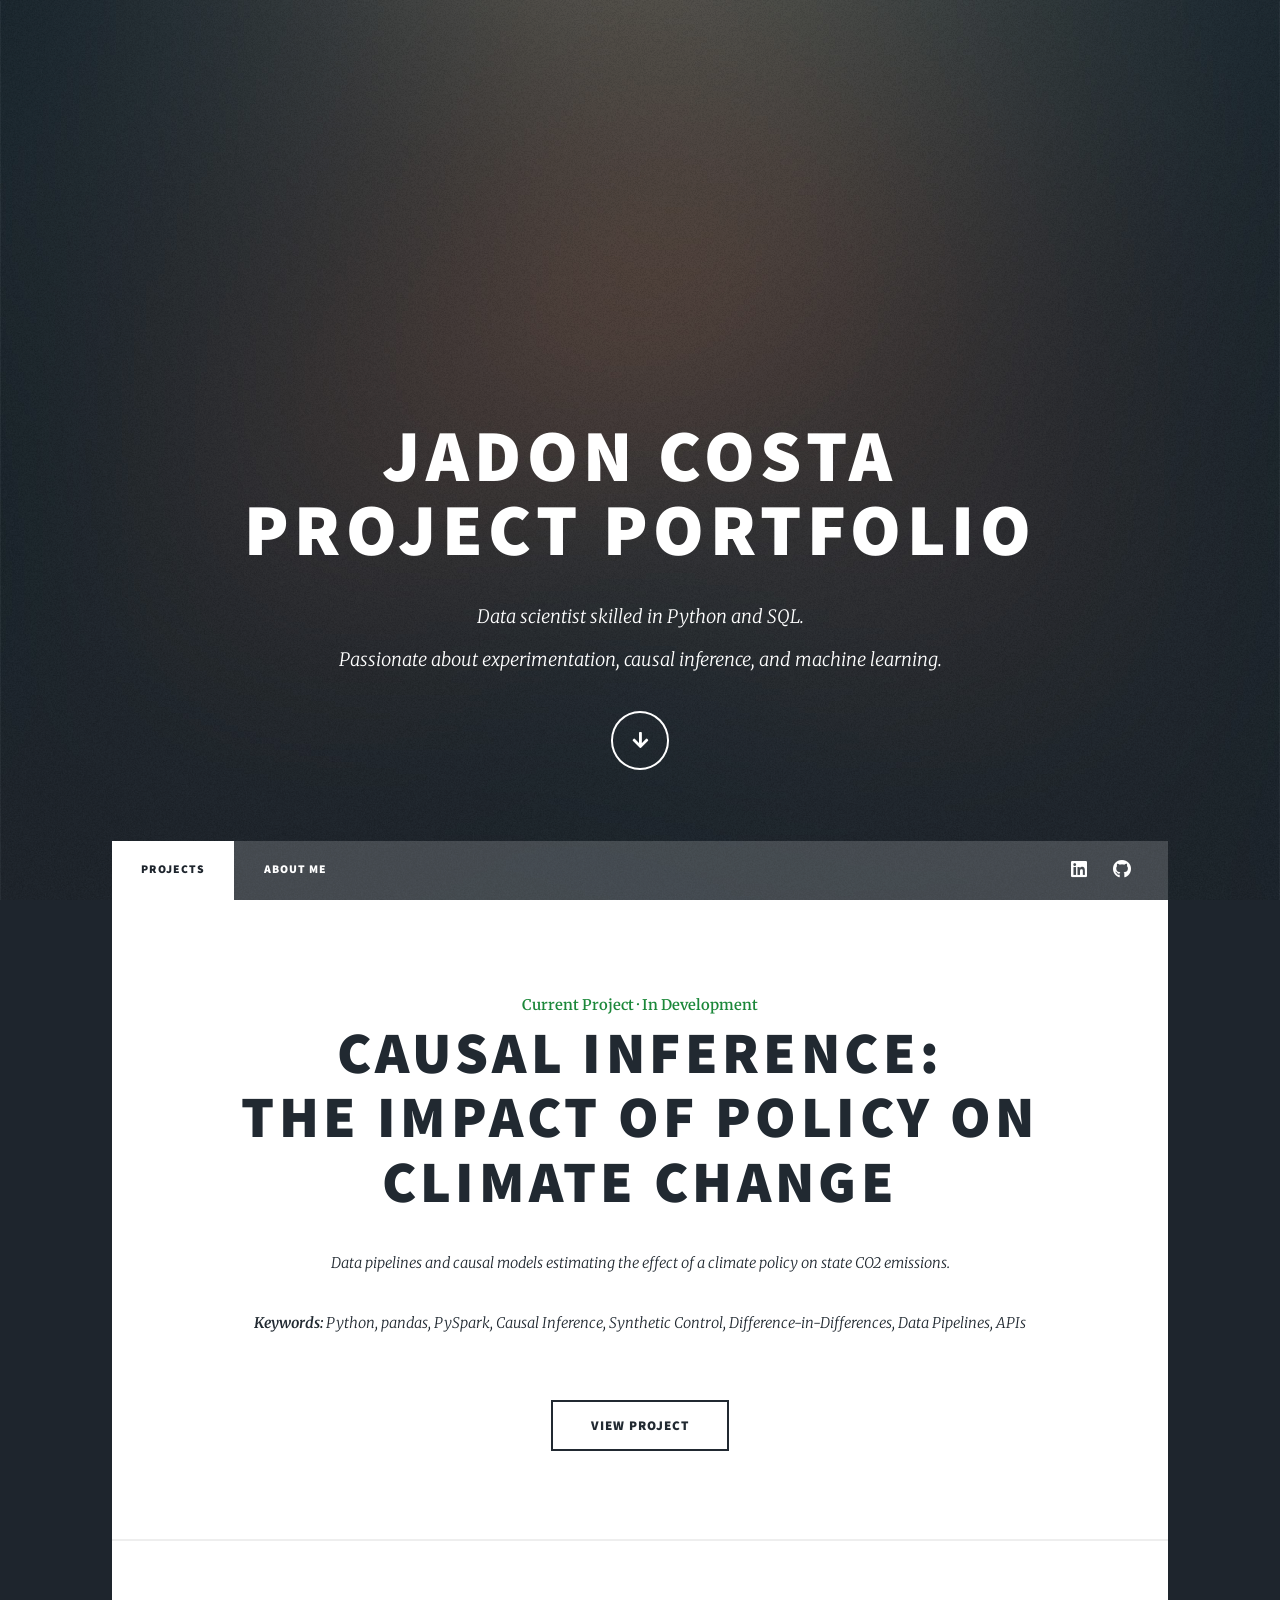
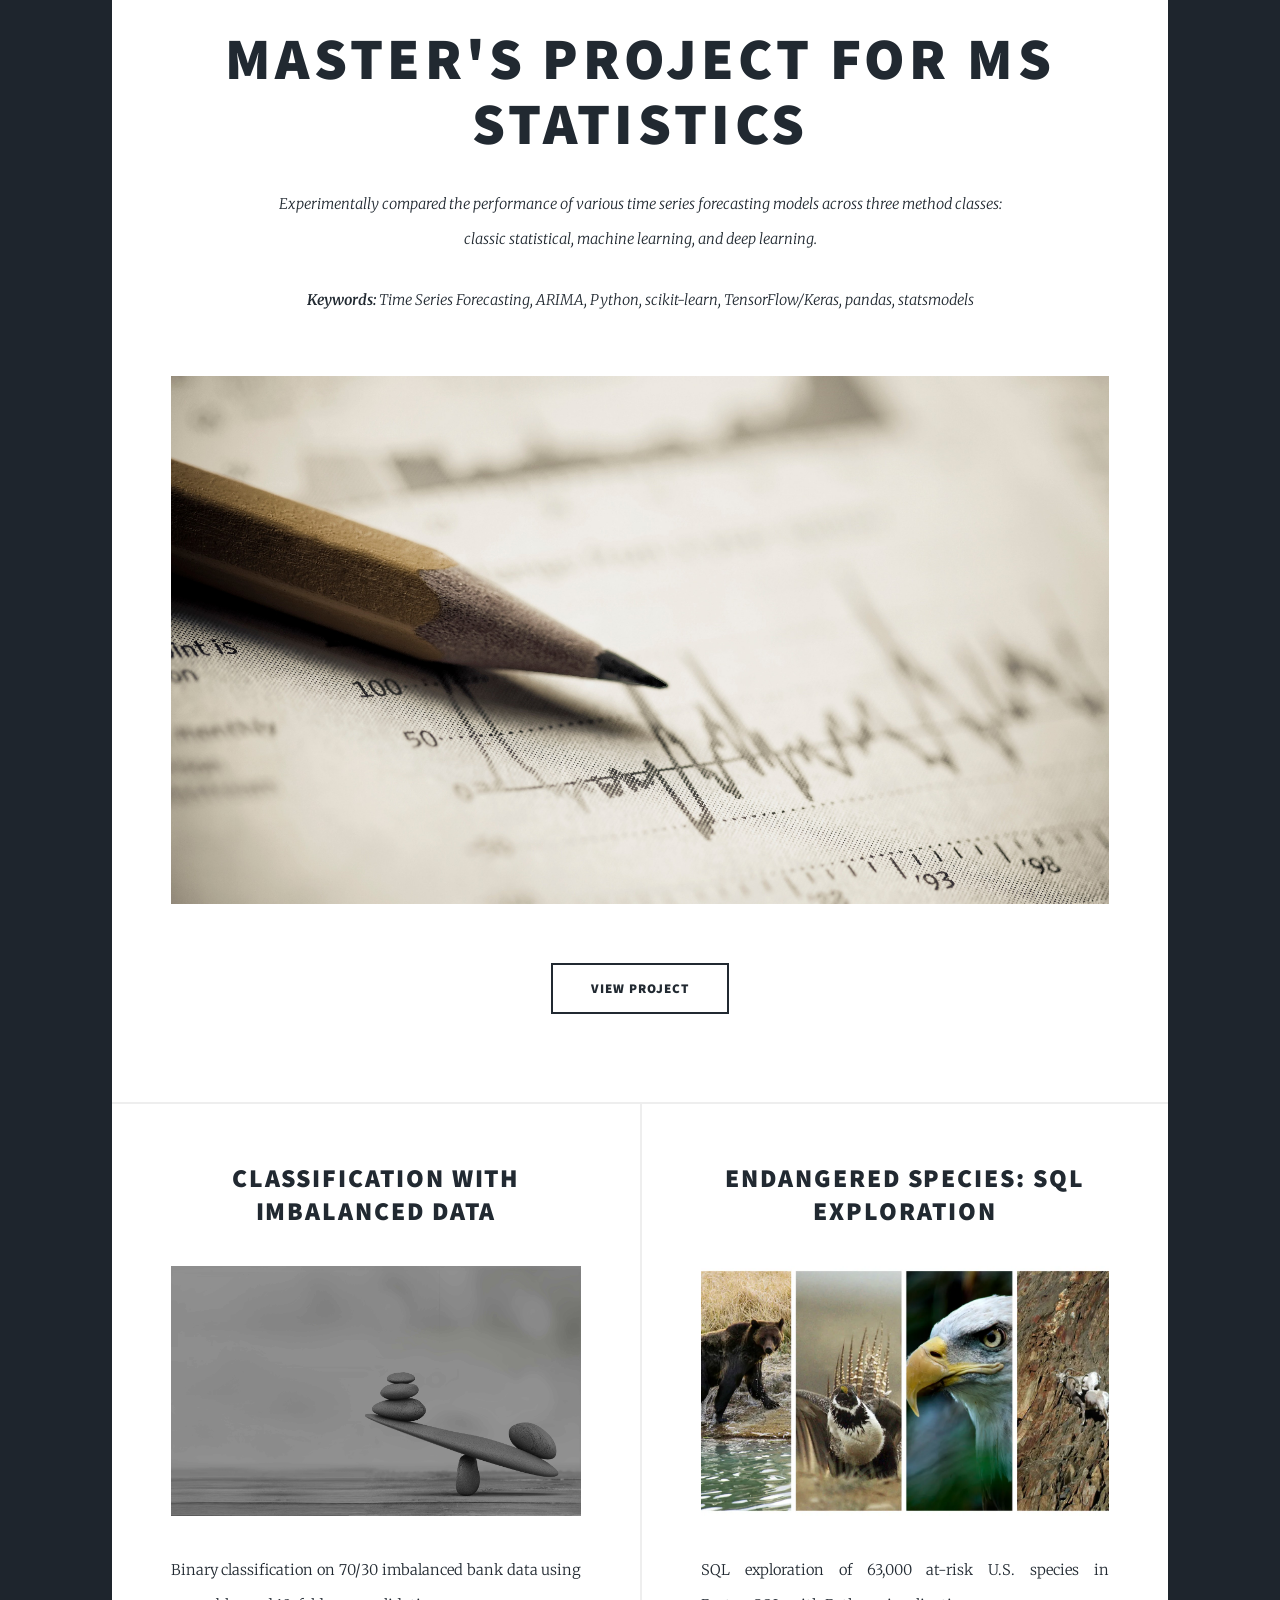
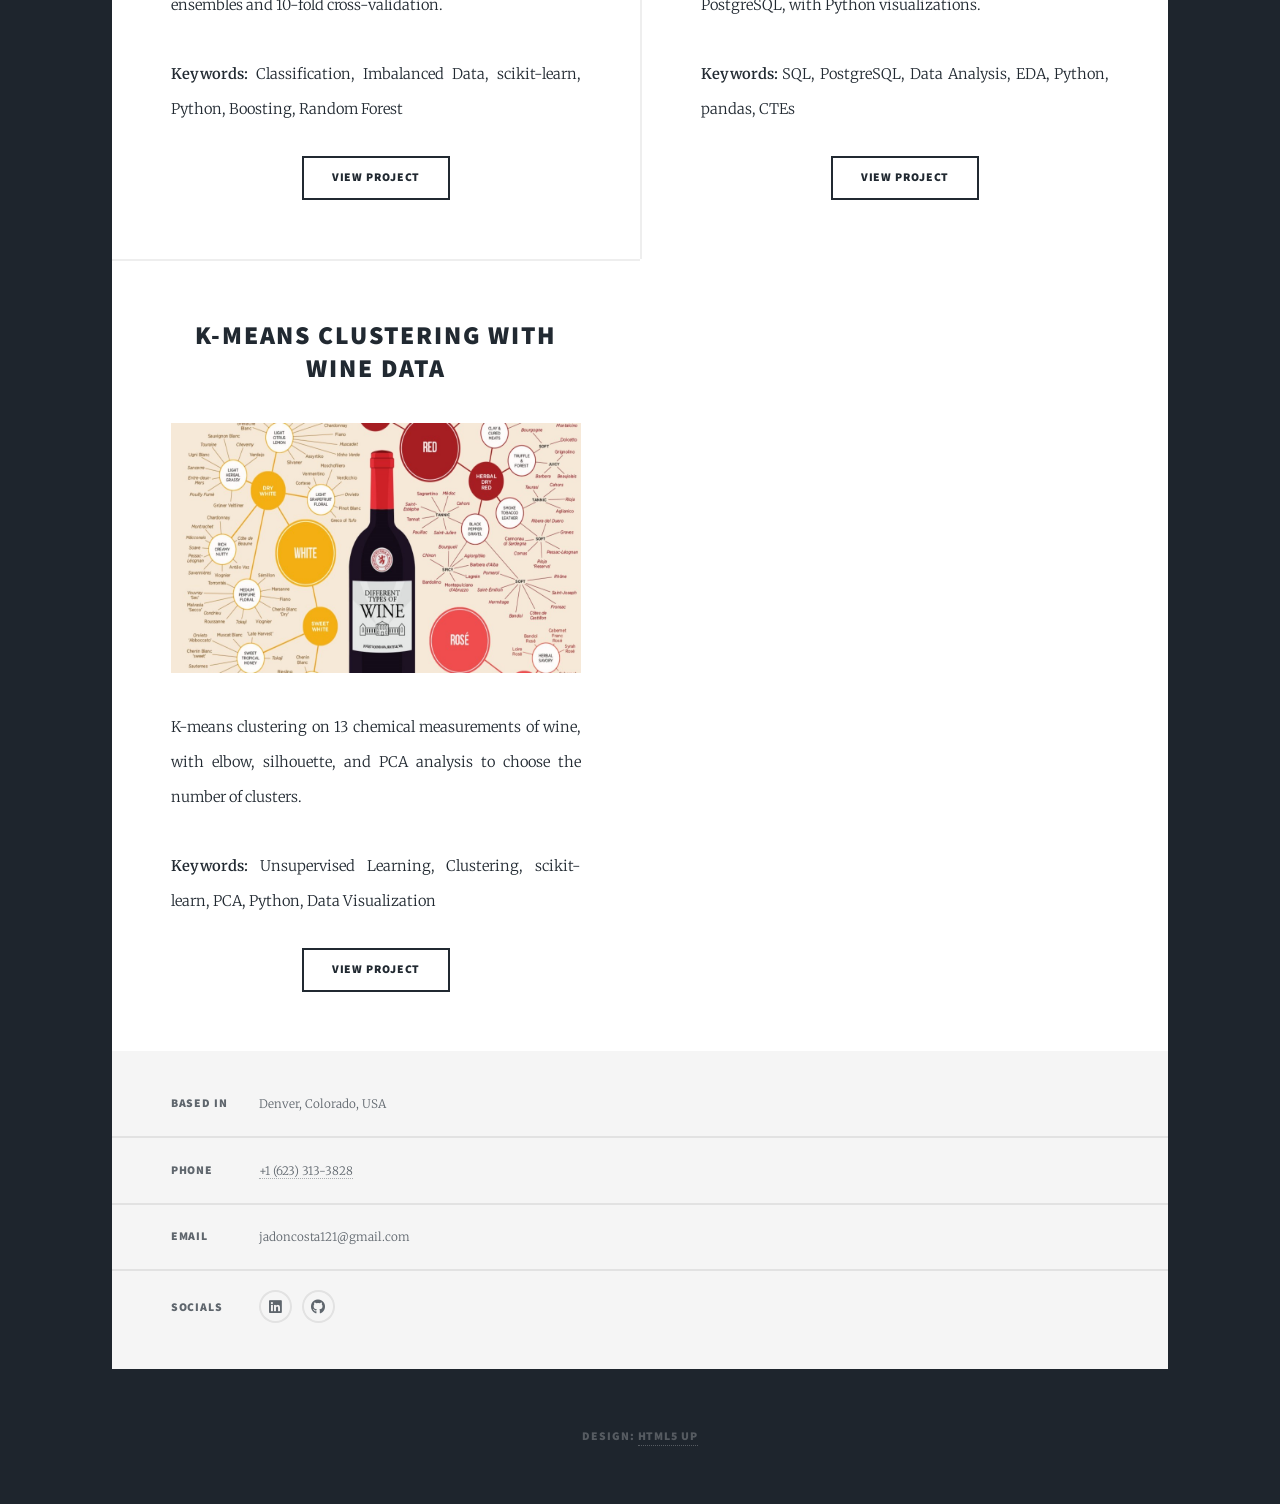
<file: index.html>
<!DOCTYPE HTML>
<!--
	Massively by HTML5 UP
	html5up.net | @ajlkn
	Free for personal and commercial use under the CCA 3.0 license (html5up.net/license)
-->
<html lang="en">
	<head>
		<title>Jadon Costa's Portfolio</title>
		<meta charset="utf-8" />
		<meta name="viewport" content="width=device-width, initial-scale=1" />
			<meta name="description" content="Data science portfolio of Jadon Costa: causal inference, machine learning, time series forecasting, and SQL projects in Python." />
			<link rel="icon" href="images/favicon.ico" sizes="any" />
			<link rel="icon" type="image/png" sizes="32x32" href="images/favicon-32.png" />
			<link rel="apple-touch-icon" href="images/apple-touch-icon.png" />
		<link rel="stylesheet" href="assets/css/main.css?v=2" />
		<noscript><link rel="stylesheet" href="assets/css/noscript.css" /></noscript>
	</head>
	<body class="is-preload">

		<!-- Wrapper -->
			<div id="wrapper" class="fade-in">

				<!-- Intro -->
					<div id="intro">
						<h1>Jadon Costa<br/> Project Portfolio</h1>
						<p>Data scientist skilled in Python and SQL.<br />
						Passionate about experimentation, causal inference, and machine learning.</p>
						<ul class="actions">
							<li><a href="#header" class="button icon solid solo fa-arrow-down scrolly">Continue</a></li>
						</ul>
					</div>

				<!-- Header -->
					<header id="header">
						<a href="index.html" class="logo">Project Portfolio</a>
					</header>

				<!-- Nav -->
					<nav id="nav">
						<ul class="links">
							<li class="active"><a href="index.html">Projects</a></li>
							<li><a href="generic.html">About Me</a></li>
						</ul>
						<ul class="icons">
							<li><a href="https://www.linkedin.com/in/jadon-costa/" class="icon brands alt fa-linkedin"><span class="label">LinkedIn</span></a></li>
							<li><a href="https://github.com/jadonc121" class="icon brands alt fa-github"><span class="label">GitHub</span></a></li>
						</ul>
					</nav>

				<!-- Main -->
					<div id="main">

						<!-- Featured Post - Current Project (in development) -->
							<article class="post featured">
								<header class="major">
									<span class="status-label"><b>Current Project &middot; In Development</b></span>
									<h2><a href="https://github.com/jadonc121/causal-inference"><span class="title-line">Causal Inference:</span> The Impact of Policy on Climate Change</a></h2>
									<p>Data pipelines and causal models estimating the effect of a climate policy on state CO2 emissions.
									<span class="keywords"><b>Keywords:</b> Python, pandas, PySpark, Causal Inference, Synthetic Control, Difference-in-Differences, Data Pipelines, APIs</span>
								</p>
								</header>
								<ul class="actions special">
									<li><a href="https://github.com/jadonc121/causal-inference" class="button large">View Project</a></li>
								</ul>
							</article>

						<!-- Featured Post - Master's Project: Time Series-->
							<article class="post featured">
								<header class="major">
									<h2><a href="https://github.com/jadonc121/MS-Statistics-Project">Master's Project for MS Statistics</a></h2>
									<!--<span><b>University of Colorado Denver</b></span>-->
									<p>Experimentally compared the performance of various time series 
									forecasting models across three method classes:<br /> 
									classic statistical, machine learning, and deep learning.
									<span class="keywords"><b>Keywords:</b> Time Series Forecasting, ARIMA, Python, scikit-learn, TensorFlow/Keras, pandas, statsmodels</span>
								</p>
								</header>
								<a href="https://github.com/jadonc121/MS-Statistics-Project" class="image main"><img src="images/Picture1.jpg" alt="Pencil resting on a printed time series chart" /></a>
								<ul class="actions special">
									<li><a href="https://github.com/jadonc121/MS-Statistics-Project" class="button large">View Project</a></li>
								</ul>
							</article>

						<!-- Posts - Smaller Projects -->
							<section class="posts">

								<!--Imbalanced Dataset Project-->
								<article>
									<header>
										<h2><a href="https://github.com/jadonc121/Classification-with-Imbalanced-Data">Classification with Imbalanced Data</a></h2>
									</header>
									<a href="https://github.com/jadonc121/Classification-with-Imbalanced-Data" class="image fit"><img src="images/Picture2.jpg" alt="Stones balanced on a seesaw, illustrating imbalanced data" width="400" height="250"/></a>
									<p>Binary classification on 70/30 imbalanced bank data using ensembles and 10-fold cross-validation.<br /><br />
									<b>Keywords:</b> Classification, Imbalanced Data, scikit-learn, Python, Boosting, Random Forest
									</p>
									<ul class="actions special">
										<li><a href="https://github.com/jadonc121/Classification-with-Imbalanced-Data" class="button">View Project</a></li>
									</ul>
								</article>

									<!--Endangered Species Database Project-->
								<article>
									<header>
										<h2><a href="https://github.com/jadonc121/Endangered-Species-Database">Endangered Species: SQL Exploration</a></h2>
									</header>
									<a href="https://github.com/jadonc121/Endangered-Species-Database" class="image fit"><img src="images/animals1.jpg" alt="Collage of endangered U.S. wildlife: a grizzly bear, sage grouse, bald eagle, and bighorn sheep" width="400" height="250"/></a>
									<p>SQL exploration of 63,000 at-risk U.S. species in PostgreSQL, with Python visualizations.<br /><br />
									<b>Keywords:</b> SQL, PostgreSQL, Data Analysis, EDA, Python, pandas, CTEs
									</p>
									<ul class="actions special">
										<li><a href="https://github.com/jadonc121/Endangered-Species-Database" class="button">View Project</a></li>
									</ul>
								</article>

									<!--K-means Clustering Project-->
								<article>
									<header>
										<h2><a href="https://github.com/jadonc121/K-means-Clustering-with-Wine-Data">K-means Clustering with Wine Data</a></h2>
									</header>
									<a href="https://github.com/jadonc121/K-means-Clustering-with-Wine-Data" class="image fit"><img src="images/wine5.jpg" alt="Infographic mapping wine types by flavor and grape variety" width="400" height="250"/></a>
									<p>K-means clustering on 13 chemical measurements of wine, with elbow, silhouette, and PCA analysis to choose the number of clusters.<br /><br />
									<b>Keywords:</b> Unsupervised Learning, Clustering, scikit-learn, PCA, Python, Data Visualization
									</p>
									<ul class="actions special">
										<li><a href="https://github.com/jadonc121/K-means-Clustering-with-Wine-Data" class="button">View Project</a></li>
									</ul>
								</article>
							</section>


					</div>

				<!-- Footer -->
					<footer id="footer">
						<section class="split contact">
							<section class="alt">
								<h3>Based In</h3>
								<p>Denver, Colorado, USA</p>
							</section>
							<section>
								<h3>Phone</h3>
								<p><a href="tel:+16233133828">+1 (623) 313-3828</a></p>
							</section>
							<section>
								<h3>Email</h3>
								<p>jadoncosta121@gmail.com</p>
							</section>
							<section>
								<h3>Socials</h3>
								<ul class="icons alt">
									<li><a href="https://www.linkedin.com/in/jadon-costa/" class="icon brands alt fa-linkedin"><span class="label">LinkedIn</span></a></li>
									<li><a href="https://github.com/jadonc121" class="icon brands alt fa-github"><span class="label">GitHub</span></a></li>
								</ul>
							</section>
						</section>
					</footer>

				<!-- Copyright -->
					<div id="copyright">
						<ul><li>Design: <a href="https://html5up.net">HTML5 UP</a></li></ul>
					</div>

			</div>

		<!-- Scripts -->
			<script src="assets/js/jquery.min.js"></script>
			<script src="assets/js/jquery.scrollex.min.js"></script>
			<script src="assets/js/jquery.scrolly.min.js"></script>
			<script src="assets/js/browser.min.js"></script>
			<script src="assets/js/breakpoints.min.js"></script>
			<script src="assets/js/util.js"></script>
			<script src="assets/js/main.js"></script>

	</body>
</html>
</file>
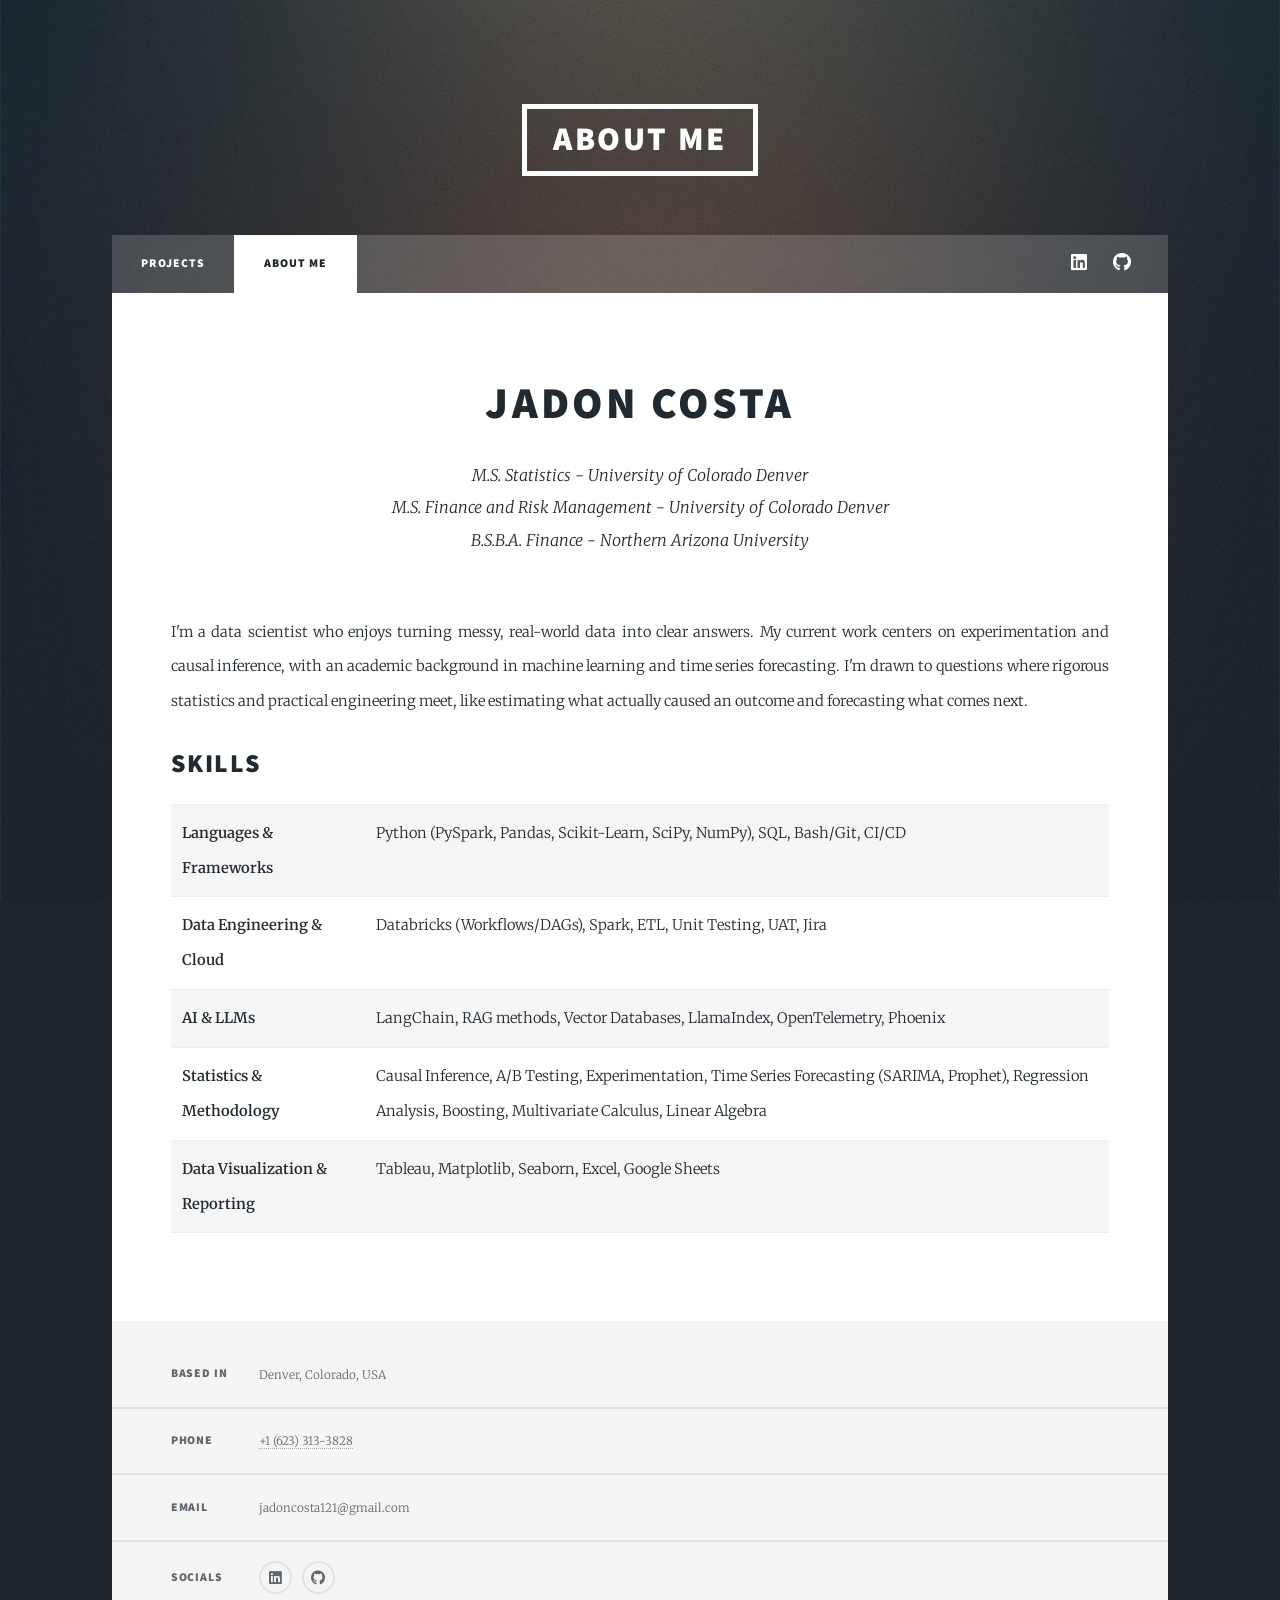
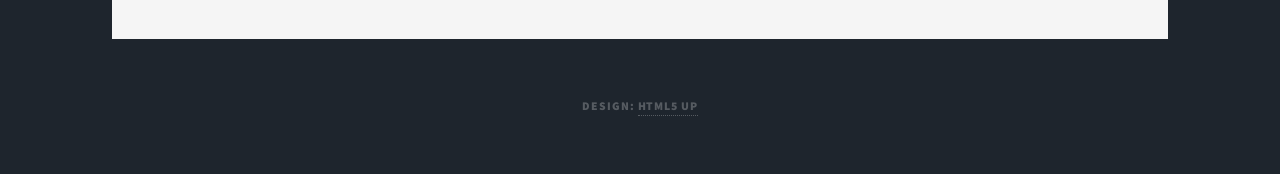
<file: generic.html>
<!DOCTYPE HTML>
<!--
	Massively by HTML5 UP
	html5up.net | @ajlkn
	Free for personal and commercial use under the CCA 3.0 license (html5up.net/license)
-->
<html lang="en">
	<head>
		<title>About Jadon Costa | Data Science Portfolio</title>
		<meta charset="utf-8" />
		<meta name="viewport" content="width=device-width, initial-scale=1" />
			<meta name="description" content="About Jadon Costa, a Denver-based data scientist with an M.S. in Statistics and a background in mathematics and machine learning." />
			<link rel="icon" href="images/favicon.ico" sizes="any" />
			<link rel="icon" type="image/png" sizes="32x32" href="images/favicon-32.png" />
			<link rel="apple-touch-icon" href="images/apple-touch-icon.png" />
		<link rel="stylesheet" href="assets/css/main.css?v=2" />
		<noscript><link rel="stylesheet" href="assets/css/noscript.css" /></noscript>
	</head>
	<body class="is-preload">

		<!-- Wrapper -->
			<div id="wrapper">

				<!-- Header -->
					<header id="header">
						<a href="index.html" class="logo">About Me</a>
					</header>

				<!-- Nav -->
					<nav id="nav">
						<ul class="links">
							<li><a href="index.html">Projects</a></li>
							<li class="active"><a href="generic.html">About Me</a></li>
						</ul>
						<ul class="icons">
							<li><a href="https://www.linkedin.com/in/jadon-costa/" class="icon brands alt fa-linkedin"><span class="label">LinkedIn</span></a></li>
							<li><a href="https://github.com/jadonc121" class="icon brands alt fa-github"><span class="label">GitHub</span></a></li>
						</ul>
					</nav>

				<!-- Main -->
					<div id="main">

						<!-- Post -->
							<section class="post">
								<header class="major">
									<h1>Jadon Costa</h1>
									<p>
									<span class="degree">M.S. Statistics - University of Colorado Denver</span>
									<span class="degree">M.S. Finance and Risk Management - University of Colorado Denver</span>
									<span class="degree">B.S.B.A. Finance - Northern Arizona University</span>
									</p>
								</header>
								<p>I'm a data scientist who enjoys turning messy, real-world data into clear answers. My current work centers on experimentation and causal inference, with an academic background in machine learning and time series forecasting. I'm drawn to questions where rigorous statistics and practical engineering meet, like estimating what actually caused an outcome and forecasting what comes next.</p>
								<h2>Skills</h2>
								<div class="table-wrapper">
									<table class="skills">
										<tbody>
											<tr><td><strong>Languages &amp; Frameworks</strong></td><td>Python (PySpark, Pandas, Scikit-Learn, SciPy, NumPy), SQL, Bash/Git, CI/CD</td></tr>
											<tr><td><strong>Data Engineering &amp; Cloud</strong></td><td>Databricks (Workflows/DAGs), Spark, ETL, Unit Testing, UAT, Jira</td></tr>
											<tr><td><strong>AI &amp; LLMs</strong></td><td>LangChain, RAG methods, Vector Databases, LlamaIndex, OpenTelemetry, Phoenix</td></tr>
											<tr><td><strong>Statistics &amp; Methodology</strong></td><td>Causal Inference, A/B Testing, Experimentation, Time Series Forecasting (SARIMA, Prophet), Regression Analysis, Boosting, Multivariate Calculus, Linear Algebra</td></tr>
											<tr><td><strong>Data Visualization &amp; Reporting</strong></td><td>Tableau, Matplotlib, Seaborn, Excel, Google Sheets</td></tr>
										</tbody>
									</table>
								</div>
							</section>

					</div>

				<!-- Footer -->
					<footer id="footer">
						<section class="split contact">
							<section class="alt">
								<h3>Based In</h3>
								<p>Denver, Colorado, USA</p>
							</section>
							<section>
								<h3>Phone</h3>
								<p><a href="tel:+16233133828">+1 (623) 313-3828</a></p>
							</section>
							<section>
								<h3>Email</h3>
								<p>jadoncosta121@gmail.com</p>
							</section>
							<section>
								<h3>Socials</h3>
								<ul class="icons alt">
									<li><a href="https://www.linkedin.com/in/jadon-costa/" class="icon brands alt fa-linkedin"><span class="label">LinkedIn</span></a></li>
									<li><a href="https://github.com/jadonc121" class="icon brands alt fa-github"><span class="label">GitHub</span></a></li>
								</ul>
							</section>
						</section>
					</footer>

				<!-- Copyright -->
					<div id="copyright">
						<ul><li>Design: <a href="https://html5up.net">HTML5 UP</a></li></ul>
					</div>

			</div>

		<!-- Scripts -->
			<script src="assets/js/jquery.min.js"></script>
			<script src="assets/js/jquery.scrollex.min.js"></script>
			<script src="assets/js/jquery.scrolly.min.js"></script>
			<script src="assets/js/browser.min.js"></script>
			<script src="assets/js/breakpoints.min.js"></script>
			<script src="assets/js/util.js"></script>
			<script src="assets/js/main.js"></script>

	</body>
</html>
</file>
<file: assets/css/main.css>
@import url(fontawesome-all.min.css);
@import url("https://fonts.googleapis.com/css?family=Merriweather:300,700,300italic,700italic|Source+Sans+Pro:900");

/*
	Massively by HTML5 UP
	html5up.net | @ajlkn
	Free for personal and commercial use under the CCA 3.0 license (html5up.net/license)
*/

html, body, div, span, applet, object,
iframe, h1, h2, h3, h4, h5, h6, p, blockquote,
pre, a, abbr, acronym, address, big, cite,
code, del, dfn, em, img, ins, kbd, q, s, samp,
small, strike, strong, sub, sup, tt, var, b,
u, i, center, dl, dt, dd, ol, ul, li, fieldset,
form, label, legend, table, caption, tbody,
tfoot, thead, tr, th, td, article, aside,
canvas, details, embed, figure, figcaption,
footer, header, hgroup, menu, nav, output, ruby,
section, summary, time, mark, audio, video {
	margin: 0;
	padding: 0;
	border: 0;
	font-size: 100%;
	font: inherit;
	vertical-align: baseline;}

article, aside, details, figcaption, figure,
footer, header, hgroup, menu, nav, section {
	display: block;}

body {
	line-height: 1;
}

ol, ul {
	list-style: none;
}

blockquote, q {
	quotes: none;
}

	blockquote:before, blockquote:after, q:before, q:after {
		content: '';
		content: none;
	}

table {
	border-collapse: collapse;
	border-spacing: 0;
}

body {
	-webkit-text-size-adjust: none;
}

mark {
	background-color: transparent;
	color: inherit;
}

input::-moz-focus-inner {
	border: 0;
	padding: 0;
}

input, select, textarea {
	-moz-appearance: none;
	-webkit-appearance: none;
	-ms-appearance: none;
	appearance: none;
}

/* Basic */

	@-ms-viewport {
		width: device-width;
	}

	body {
		-ms-overflow-style: scrollbar;
	}

	@media screen and (max-width: 480px) {

		html, body {
			min-width: 320px;
		}

	}

	html {
		box-sizing: border-box;
	}

	*, *:before, *:after {
		box-sizing: inherit;
	}

	body {
		background-color: #1e252d;
	}

		body.is-preload *, body.is-preload *:before, body.is-preload *:after {
			-moz-animation: none !important;
			-webkit-animation: none !important;
			-ms-animation: none !important;
			animation: none !important;
			-moz-transition: none !important;
			-webkit-transition: none !important;
			-ms-transition: none !important;
			transition: none !important;
		}

/* Type */

	html {
		font-size: 16pt;
	}

		@media screen and (max-width: 1680px) {

			html {
				font-size: 12pt;
			}

		}

		@media screen and (max-width: 1280px) {

			html {
				font-size: 11pt;
			}

		}

		@media screen and (max-width: 360px) {

			html {
				font-size: 10pt;
			}

		}

	body {
		color: #212931;
	}

	body, input, select, textarea {
		font-family: "Merriweather", Georgia, serif;
		font-weight: 300;
		font-size: 1rem;
		line-height: 2.375;
	}

	a {
		-moz-transition: color 0.2s ease-in-out, background-color 0.2s ease-in-out, border-color 0.2s ease-in-out, box-shadow 0.2s ease-in-out;
		-webkit-transition: color 0.2s ease-in-out, background-color 0.2s ease-in-out, border-color 0.2s ease-in-out, box-shadow 0.2s ease-in-out;
		-ms-transition: color 0.2s ease-in-out, background-color 0.2s ease-in-out, border-color 0.2s ease-in-out, box-shadow 0.2s ease-in-out;
		transition: color 0.2s ease-in-out, background-color 0.2s ease-in-out, border-color 0.2s ease-in-out, box-shadow 0.2s ease-in-out;
		border-bottom: dotted 1px;
		text-decoration: none;
	}

		a:hover {
			border-bottom-color: transparent;
		}

	strong, b {
		font-weight: 600;
	}

	em, i {
		font-style: italic;
	}

	p {
		text-align: justify;
		margin: 0 0 2rem 0;
	}

	h1, h2, h3, h4, h5, h6 {
		font-family: "Source Sans Pro", Helvetica, sans-serif;
		font-weight: 900;
		line-height: 1.5;
		letter-spacing: 0.075em;
		text-transform: uppercase;
		margin: 0 0 1rem 0;
	}

		h1 a, h2 a, h3 a, h4 a, h5 a, h6 a {
			border-bottom: 0;
			color: inherit;
			text-decoration: none;
		}

	h1 {
		font-size: 4rem;
		line-height: 1.1;
		margin: 0 0 2rem 0;
	}

	h2 {
		font-size: 1.75rem;
		line-height: 1.3;
		margin: 0 0 1.5rem 0;
	}

	h3 {
		font-size: 1.25rem;
		margin: 0 0 1.5rem 0;
	}

	h4 {
		font-size: 1rem;
	}

	h5 {
		font-size: 0.9rem;
	}

	h6 {
		font-size: 0.8rem;
	}

	sub {
		font-size: 0.8rem;
		position: relative;
		top: 0.5rem;
	}

	sup {
		font-size: 0.8rem;
		position: relative;
		top: -0.5rem;
	}

	blockquote {
		border-left: solid 4px;
		font-style: italic;
		margin: 0 0 2rem 0;
		padding: 0.5rem 0 0.5rem 2rem;
	}

	code {
		border: solid 2px;
		font-family: "Courier New", monospace;
		font-size: 0.9rem;
		margin: 0 0.25rem;
		padding: 0.25rem 0.65rem;
	}

	pre {
		-webkit-overflow-scrolling: touch;
		font-family: "Courier New", monospace;
		font-size: 0.9rem;
		margin: 0 0 2rem 0;
	}

		pre code {
			display: block;
			line-height: 1.75;
			padding: 1rem 1.5rem;
			overflow-x: auto;
		}

	hr {
		border: 0;
		border-bottom: solid 2px;
		margin: 3rem 0;
	}

		hr.major {
			margin: 5rem 0;
		}

	.align-left {
		text-align: left;
	}

	.align-center {
		text-align: center;
	}

	.align-right {
		text-align: right;
	}

	input, select, textarea {
		color: #212931;
	}

	a {
		color: #212931;
		border-bottom-color: rgba(33, 41, 49, 0.5);
	}

		a:hover {
			border-bottom-color: transparent;
			color: #18bfef !important;
		}

	strong, b {
		color: #212931;
	}

	h1, h2, h3, h4, h5, h6 {
		color: #212931;
	}

	blockquote {
		border-left-color: #eeeeee;
	}

	code {
		background: rgba(220, 220, 220, 0.25);
		border-color: #eeeeee;
	}

	hr {
		border-bottom-color: #eeeeee;
	}

/* Row */

	.row {
		display: flex;
		flex-wrap: wrap;
		box-sizing: border-box;
		align-items: stretch;
	}

		.row > * {
			box-sizing: border-box;
		}

		.row.gtr-uniform > * > :last-child {
			margin-bottom: 0;
		}

		.row.aln-left {
			justify-content: flex-start;
		}

		.row.aln-center {
			justify-content: center;
		}

		.row.aln-right {
			justify-content: flex-end;
		}

		.row.aln-top {
			align-items: flex-start;
		}

		.row.aln-middle {
			align-items: center;
		}

		.row.aln-bottom {
			align-items: flex-end;
		}

		.row > .imp {
			order: -1;
		}

		.row > .col-1 {
			width: 8.33333%;
		}

		.row > .off-1 {
			margin-left: 8.33333%;
		}

		.row > .col-2 {
			width: 16.66667%;
		}

		.row > .off-2 {
			margin-left: 16.66667%;
		}

		.row > .col-3 {
			width: 25%;
		}

		.row > .off-3 {
			margin-left: 25%;
		}

		.row > .col-4 {
			width: 33.33333%;
		}

		.row > .off-4 {
			margin-left: 33.33333%;
		}

		.row > .col-5 {
			width: 41.66667%;
		}

		.row > .off-5 {
			margin-left: 41.66667%;
		}

		.row > .col-6 {
			width: 50%;
		}

		.row > .off-6 {
			margin-left: 50%;
		}

		.row > .col-7 {
			width: 58.33333%;
		}

		.row > .off-7 {
			margin-left: 58.33333%;
		}

		.row > .col-8 {
			width: 66.66667%;
		}

		.row > .off-8 {
			margin-left: 66.66667%;
		}

		.row > .col-9 {
			width: 75%;
		}

		.row > .off-9 {
			margin-left: 75%;
		}

		.row > .col-10 {
			width: 83.33333%;
		}

		.row > .off-10 {
			margin-left: 83.33333%;
		}

		.row > .col-11 {
			width: 91.66667%;
		}

		.row > .off-11 {
			margin-left: 91.66667%;
		}

		.row > .col-12 {
			width: 100%;
		}

		.row > .off-12 {
			margin-left: 100%;
		}

		.row.gtr-0 {
			margin-top: 0;
			margin-left: 0rem;
		}

			.row.gtr-0 > * {
				padding: 0 0 0 0rem;
			}

			.row.gtr-0.gtr-uniform {
				margin-top: 0rem;
			}

				.row.gtr-0.gtr-uniform > * {
					padding-top: 0rem;
				}

		.row.gtr-25 {
			margin-top: 0;
			margin-left: -0.375rem;
		}

			.row.gtr-25 > * {
				padding: 0 0 0 0.375rem;
			}

			.row.gtr-25.gtr-uniform {
				margin-top: -0.375rem;
			}

				.row.gtr-25.gtr-uniform > * {
					padding-top: 0.375rem;
				}

		.row.gtr-50 {
			margin-top: 0;
			margin-left: -0.75rem;
		}

			.row.gtr-50 > * {
				padding: 0 0 0 0.75rem;
			}

			.row.gtr-50.gtr-uniform {
				margin-top: -0.75rem;
			}

				.row.gtr-50.gtr-uniform > * {
					padding-top: 0.75rem;
				}

		.row {
			margin-top: 0;
			margin-left: -1.5rem;
		}

			.row > * {
				padding: 0 0 0 1.5rem;
			}

			.row.gtr-uniform {
				margin-top: -1.5rem;
			}

				.row.gtr-uniform > * {
					padding-top: 1.5rem;
				}

		.row.gtr-150 {
			margin-top: 0;
			margin-left: -2.25rem;
		}

			.row.gtr-150 > * {
				padding: 0 0 0 2.25rem;
			}

			.row.gtr-150.gtr-uniform {
				margin-top: -2.25rem;
			}

				.row.gtr-150.gtr-uniform > * {
					padding-top: 2.25rem;
				}

		.row.gtr-200 {
			margin-top: 0;
			margin-left: -3rem;
		}

			.row.gtr-200 > * {
				padding: 0 0 0 3rem;
			}

			.row.gtr-200.gtr-uniform {
				margin-top: -3rem;
			}

				.row.gtr-200.gtr-uniform > * {
					padding-top: 3rem;
				}

		@media screen and (max-width: 1680px) {

			.row {
				display: flex;
				flex-wrap: wrap;
				box-sizing: border-box;
				align-items: stretch;
			}

				.row > * {
					box-sizing: border-box;
				}

				.row.gtr-uniform > * > :last-child {
					margin-bottom: 0;
				}

				.row.aln-left {
					justify-content: flex-start;
				}

				.row.aln-center {
					justify-content: center;
				}

				.row.aln-right {
					justify-content: flex-end;
				}

				.row.aln-top {
					align-items: flex-start;
				}

				.row.aln-middle {
					align-items: center;
				}

				.row.aln-bottom {
					align-items: flex-end;
				}

				.row > .imp-xlarge {
					order: -1;
				}

				.row > .col-1-xlarge {
					width: 8.33333%;
				}

				.row > .off-1-xlarge {
					margin-left: 8.33333%;
				}

				.row > .col-2-xlarge {
					width: 16.66667%;
				}

				.row > .off-2-xlarge {
					margin-left: 16.66667%;
				}

				.row > .col-3-xlarge {
					width: 25%;
				}

				.row > .off-3-xlarge {
					margin-left: 25%;
				}

				.row > .col-4-xlarge {
					width: 33.33333%;
				}

				.row > .off-4-xlarge {
					margin-left: 33.33333%;
				}

				.row > .col-5-xlarge {
					width: 41.66667%;
				}

				.row > .off-5-xlarge {
					margin-left: 41.66667%;
				}

				.row > .col-6-xlarge {
					width: 50%;
				}

				.row > .off-6-xlarge {
					margin-left: 50%;
				}

				.row > .col-7-xlarge {
					width: 58.33333%;
				}

				.row > .off-7-xlarge {
					margin-left: 58.33333%;
				}

				.row > .col-8-xlarge {
					width: 66.66667%;
				}

				.row > .off-8-xlarge {
					margin-left: 66.66667%;
				}

				.row > .col-9-xlarge {
					width: 75%;
				}

				.row > .off-9-xlarge {
					margin-left: 75%;
				}

				.row > .col-10-xlarge {
					width: 83.33333%;
				}

				.row > .off-10-xlarge {
					margin-left: 83.33333%;
				}

				.row > .col-11-xlarge {
					width: 91.66667%;
				}

				.row > .off-11-xlarge {
					margin-left: 91.66667%;
				}

				.row > .col-12-xlarge {
					width: 100%;
				}

				.row > .off-12-xlarge {
					margin-left: 100%;
				}

				.row.gtr-0 {
					margin-top: 0;
					margin-left: 0rem;
				}

					.row.gtr-0 > * {
						padding: 0 0 0 0rem;
					}

					.row.gtr-0.gtr-uniform {
						margin-top: 0rem;
					}

						.row.gtr-0.gtr-uniform > * {
							padding-top: 0rem;
						}

				.row.gtr-25 {
					margin-top: 0;
					margin-left: -0.375rem;
				}

					.row.gtr-25 > * {
						padding: 0 0 0 0.375rem;
					}

					.row.gtr-25.gtr-uniform {
						margin-top: -0.375rem;
					}

						.row.gtr-25.gtr-uniform > * {
							padding-top: 0.375rem;
						}

				.row.gtr-50 {
					margin-top: 0;
					margin-left: -0.75rem;
				}

					.row.gtr-50 > * {
						padding: 0 0 0 0.75rem;
					}

					.row.gtr-50.gtr-uniform {
						margin-top: -0.75rem;
					}

						.row.gtr-50.gtr-uniform > * {
							padding-top: 0.75rem;
						}

				.row {
					margin-top: 0;
					margin-left: -1.5rem;
				}

					.row > * {
						padding: 0 0 0 1.5rem;
					}

					.row.gtr-uniform {
						margin-top: -1.5rem;
					}

						.row.gtr-uniform > * {
							padding-top: 1.5rem;
						}

				.row.gtr-150 {
					margin-top: 0;
					margin-left: -2.25rem;
				}

					.row.gtr-150 > * {
						padding: 0 0 0 2.25rem;
					}

					.row.gtr-150.gtr-uniform {
						margin-top: -2.25rem;
					}

						.row.gtr-150.gtr-uniform > * {
							padding-top: 2.25rem;
						}

				.row.gtr-200 {
					margin-top: 0;
					margin-left: -3rem;
				}

					.row.gtr-200 > * {
						padding: 0 0 0 3rem;
					}

					.row.gtr-200.gtr-uniform {
						margin-top: -3rem;
					}

						.row.gtr-200.gtr-uniform > * {
							padding-top: 3rem;
						}

		}

		@media screen and (max-width: 1280px) {

			.row {
				display: flex;
				flex-wrap: wrap;
				box-sizing: border-box;
				align-items: stretch;
			}

				.row > * {
					box-sizing: border-box;
				}

				.row.gtr-uniform > * > :last-child {
					margin-bottom: 0;
				}

				.row.aln-left {
					justify-content: flex-start;
				}

				.row.aln-center {
					justify-content: center;
				}

				.row.aln-right {
					justify-content: flex-end;
				}

				.row.aln-top {
					align-items: flex-start;
				}

				.row.aln-middle {
					align-items: center;
				}

				.row.aln-bottom {
					align-items: flex-end;
				}

				.row > .imp-large {
					order: -1;
				}

				.row > .col-1-large {
					width: 8.33333%;
				}

				.row > .off-1-large {
					margin-left: 8.33333%;
				}

				.row > .col-2-large {
					width: 16.66667%;
				}

				.row > .off-2-large {
					margin-left: 16.66667%;
				}

				.row > .col-3-large {
					width: 25%;
				}

				.row > .off-3-large {
					margin-left: 25%;
				}

				.row > .col-4-large {
					width: 33.33333%;
				}

				.row > .off-4-large {
					margin-left: 33.33333%;
				}

				.row > .col-5-large {
					width: 41.66667%;
				}

				.row > .off-5-large {
					margin-left: 41.66667%;
				}

				.row > .col-6-large {
					width: 50%;
				}

				.row > .off-6-large {
					margin-left: 50%;
				}

				.row > .col-7-large {
					width: 58.33333%;
				}

				.row > .off-7-large {
					margin-left: 58.33333%;
				}

				.row > .col-8-large {
					width: 66.66667%;
				}

				.row > .off-8-large {
					margin-left: 66.66667%;
				}

				.row > .col-9-large {
					width: 75%;
				}

				.row > .off-9-large {
					margin-left: 75%;
				}

				.row > .col-10-large {
					width: 83.33333%;
				}

				.row > .off-10-large {
					margin-left: 83.33333%;
				}

				.row > .col-11-large {
					width: 91.66667%;
				}

				.row > .off-11-large {
					margin-left: 91.66667%;
				}

				.row > .col-12-large {
					width: 100%;
				}

				.row > .off-12-large {
					margin-left: 100%;
				}

				.row.gtr-0 {
					margin-top: 0;
					margin-left: 0rem;
				}

					.row.gtr-0 > * {
						padding: 0 0 0 0rem;
					}

					.row.gtr-0.gtr-uniform {
						margin-top: 0rem;
					}

						.row.gtr-0.gtr-uniform > * {
							padding-top: 0rem;
						}

				.row.gtr-25 {
					margin-top: 0;
					margin-left: -0.375rem;
				}

					.row.gtr-25 > * {
						padding: 0 0 0 0.375rem;
					}

					.row.gtr-25.gtr-uniform {
						margin-top: -0.375rem;
					}

						.row.gtr-25.gtr-uniform > * {
							padding-top: 0.375rem;
						}

				.row.gtr-50 {
					margin-top: 0;
					margin-left: -0.75rem;
				}

					.row.gtr-50 > * {
						padding: 0 0 0 0.75rem;
					}

					.row.gtr-50.gtr-uniform {
						margin-top: -0.75rem;
					}

						.row.gtr-50.gtr-uniform > * {
							padding-top: 0.75rem;
						}

				.row {
					margin-top: 0;
					margin-left: -1.5rem;
				}

					.row > * {
						padding: 0 0 0 1.5rem;
					}

					.row.gtr-uniform {
						margin-top: -1.5rem;
					}

						.row.gtr-uniform > * {
							padding-top: 1.5rem;
						}

				.row.gtr-150 {
					margin-top: 0;
					margin-left: -2.25rem;
				}

					.row.gtr-150 > * {
						padding: 0 0 0 2.25rem;
					}

					.row.gtr-150.gtr-uniform {
						margin-top: -2.25rem;
					}

						.row.gtr-150.gtr-uniform > * {
							padding-top: 2.25rem;
						}

				.row.gtr-200 {
					margin-top: 0;
					margin-left: -3rem;
				}

					.row.gtr-200 > * {
						padding: 0 0 0 3rem;
					}

					.row.gtr-200.gtr-uniform {
						margin-top: -3rem;
					}

						.row.gtr-200.gtr-uniform > * {
							padding-top: 3rem;
						}

		}

		@media screen and (max-width: 980px) {

			.row {
				display: flex;
				flex-wrap: wrap;
				box-sizing: border-box;
				align-items: stretch;
			}

				.row > * {
					box-sizing: border-box;
				}

				.row.gtr-uniform > * > :last-child {
					margin-bottom: 0;
				}

				.row.aln-left {
					justify-content: flex-start;
				}

				.row.aln-center {
					justify-content: center;
				}

				.row.aln-right {
					justify-content: flex-end;
				}

				.row.aln-top {
					align-items: flex-start;
				}

				.row.aln-middle {
					align-items: center;
				}

				.row.aln-bottom {
					align-items: flex-end;
				}

				.row > .imp-medium {
					order: -1;
				}

				.row > .col-1-medium {
					width: 8.33333%;
				}

				.row > .off-1-medium {
					margin-left: 8.33333%;
				}

				.row > .col-2-medium {
					width: 16.66667%;
				}

				.row > .off-2-medium {
					margin-left: 16.66667%;
				}

				.row > .col-3-medium {
					width: 25%;
				}

				.row > .off-3-medium {
					margin-left: 25%;
				}

				.row > .col-4-medium {
					width: 33.33333%;
				}

				.row > .off-4-medium {
					margin-left: 33.33333%;
				}

				.row > .col-5-medium {
					width: 41.66667%;
				}

				.row > .off-5-medium {
					margin-left: 41.66667%;
				}

				.row > .col-6-medium {
					width: 50%;
				}

				.row > .off-6-medium {
					margin-left: 50%;
				}

				.row > .col-7-medium {
					width: 58.33333%;
				}

				.row > .off-7-medium {
					margin-left: 58.33333%;
				}

				.row > .col-8-medium {
					width: 66.66667%;
				}

				.row > .off-8-medium {
					margin-left: 66.66667%;
				}

				.row > .col-9-medium {
					width: 75%;
				}

				.row > .off-9-medium {
					margin-left: 75%;
				}

				.row > .col-10-medium {
					width: 83.33333%;
				}

				.row > .off-10-medium {
					margin-left: 83.33333%;
				}

				.row > .col-11-medium {
					width: 91.66667%;
				}

				.row > .off-11-medium {
					margin-left: 91.66667%;
				}

				.row > .col-12-medium {
					width: 100%;
				}

				.row > .off-12-medium {
					margin-left: 100%;
				}

				.row.gtr-0 {
					margin-top: 0;
					margin-left: 0rem;
				}

					.row.gtr-0 > * {
						padding: 0 0 0 0rem;
					}

					.row.gtr-0.gtr-uniform {
						margin-top: 0rem;
					}

						.row.gtr-0.gtr-uniform > * {
							padding-top: 0rem;
						}

				.row.gtr-25 {
					margin-top: 0;
					margin-left: -0.375rem;
				}

					.row.gtr-25 > * {
						padding: 0 0 0 0.375rem;
					}

					.row.gtr-25.gtr-uniform {
						margin-top: -0.375rem;
					}

						.row.gtr-25.gtr-uniform > * {
							padding-top: 0.375rem;
						}

				.row.gtr-50 {
					margin-top: 0;
					margin-left: -0.75rem;
				}

					.row.gtr-50 > * {
						padding: 0 0 0 0.75rem;
					}

					.row.gtr-50.gtr-uniform {
						margin-top: -0.75rem;
					}

						.row.gtr-50.gtr-uniform > * {
							padding-top: 0.75rem;
						}

				.row {
					margin-top: 0;
					margin-left: -1.5rem;
				}

					.row > * {
						padding: 0 0 0 1.5rem;
					}

					.row.gtr-uniform {
						margin-top: -1.5rem;
					}

						.row.gtr-uniform > * {
							padding-top: 1.5rem;
						}

				.row.gtr-150 {
					margin-top: 0;
					margin-left: -2.25rem;
				}

					.row.gtr-150 > * {
						padding: 0 0 0 2.25rem;
					}

					.row.gtr-150.gtr-uniform {
						margin-top: -2.25rem;
					}

						.row.gtr-150.gtr-uniform > * {
							padding-top: 2.25rem;
						}

				.row.gtr-200 {
					margin-top: 0;
					margin-left: -3rem;
				}

					.row.gtr-200 > * {
						padding: 0 0 0 3rem;
					}

					.row.gtr-200.gtr-uniform {
						margin-top: -3rem;
					}

						.row.gtr-200.gtr-uniform > * {
							padding-top: 3rem;
						}

		}

		@media screen and (max-width: 736px) {

			.row {
				display: flex;
				flex-wrap: wrap;
				box-sizing: border-box;
				align-items: stretch;
			}

				.row > * {
					box-sizing: border-box;
				}

				.row.gtr-uniform > * > :last-child {
					margin-bottom: 0;
				}

				.row.aln-left {
					justify-content: flex-start;
				}

				.row.aln-center {
					justify-content: center;
				}

				.row.aln-right {
					justify-content: flex-end;
				}

				.row.aln-top {
					align-items: flex-start;
				}

				.row.aln-middle {
					align-items: center;
				}

				.row.aln-bottom {
					align-items: flex-end;
				}

				.row > .imp-small {
					order: -1;
				}

				.row > .col-1-small {
					width: 8.33333%;
				}

				.row > .off-1-small {
					margin-left: 8.33333%;
				}

				.row > .col-2-small {
					width: 16.66667%;
				}

				.row > .off-2-small {
					margin-left: 16.66667%;
				}

				.row > .col-3-small {
					width: 25%;
				}

				.row > .off-3-small {
					margin-left: 25%;
				}

				.row > .col-4-small {
					width: 33.33333%;
				}

				.row > .off-4-small {
					margin-left: 33.33333%;
				}

				.row > .col-5-small {
					width: 41.66667%;
				}

				.row > .off-5-small {
					margin-left: 41.66667%;
				}

				.row > .col-6-small {
					width: 50%;
				}

				.row > .off-6-small {
					margin-left: 50%;
				}

				.row > .col-7-small {
					width: 58.33333%;
				}

				.row > .off-7-small {
					margin-left: 58.33333%;
				}

				.row > .col-8-small {
					width: 66.66667%;
				}

				.row > .off-8-small {
					margin-left: 66.66667%;
				}

				.row > .col-9-small {
					width: 75%;
				}

				.row > .off-9-small {
					margin-left: 75%;
				}

				.row > .col-10-small {
					width: 83.33333%;
				}

				.row > .off-10-small {
					margin-left: 83.33333%;
				}

				.row > .col-11-small {
					width: 91.66667%;
				}

				.row > .off-11-small {
					margin-left: 91.66667%;
				}

				.row > .col-12-small {
					width: 100%;
				}

				.row > .off-12-small {
					margin-left: 100%;
				}

				.row.gtr-0 {
					margin-top: 0;
					margin-left: 0rem;
				}

					.row.gtr-0 > * {
						padding: 0 0 0 0rem;
					}

					.row.gtr-0.gtr-uniform {
						margin-top: 0rem;
					}

						.row.gtr-0.gtr-uniform > * {
							padding-top: 0rem;
						}

				.row.gtr-25 {
					margin-top: 0;
					margin-left: -0.375rem;
				}

					.row.gtr-25 > * {
						padding: 0 0 0 0.375rem;
					}

					.row.gtr-25.gtr-uniform {
						margin-top: -0.375rem;
					}

						.row.gtr-25.gtr-uniform > * {
							padding-top: 0.375rem;
						}

				.row.gtr-50 {
					margin-top: 0;
					margin-left: -0.75rem;
				}

					.row.gtr-50 > * {
						padding: 0 0 0 0.75rem;
					}

					.row.gtr-50.gtr-uniform {
						margin-top: -0.75rem;
					}

						.row.gtr-50.gtr-uniform > * {
							padding-top: 0.75rem;
						}

				.row {
					margin-top: 0;
					margin-left: -1.5rem;
				}

					.row > * {
						padding: 0 0 0 1.5rem;
					}

					.row.gtr-uniform {
						margin-top: -1.5rem;
					}

						.row.gtr-uniform > * {
							padding-top: 1.5rem;
						}

				.row.gtr-150 {
					margin-top: 0;
					margin-left: -2.25rem;
				}

					.row.gtr-150 > * {
						padding: 0 0 0 2.25rem;
					}

					.row.gtr-150.gtr-uniform {
						margin-top: -2.25rem;
					}

						.row.gtr-150.gtr-uniform > * {
							padding-top: 2.25rem;
						}

				.row.gtr-200 {
					margin-top: 0;
					margin-left: -3rem;
				}

					.row.gtr-200 > * {
						padding: 0 0 0 3rem;
					}

					.row.gtr-200.gtr-uniform {
						margin-top: -3rem;
					}

						.row.gtr-200.gtr-uniform > * {
							padding-top: 3rem;
						}

		}

		@media screen and (max-width: 480px) {

			.row {
				display: flex;
				flex-wrap: wrap;
				box-sizing: border-box;
				align-items: stretch;
			}

				.row > * {
					box-sizing: border-box;
				}

				.row.gtr-uniform > * > :last-child {
					margin-bottom: 0;
				}

				.row.aln-left {
					justify-content: flex-start;
				}

				.row.aln-center {
					justify-content: center;
				}

				.row.aln-right {
					justify-content: flex-end;
				}

				.row.aln-top {
					align-items: flex-start;
				}

				.row.aln-middle {
					align-items: center;
				}

				.row.aln-bottom {
					align-items: flex-end;
				}

				.row > .imp-xsmall {
					order: -1;
				}

				.row > .col-1-xsmall {
					width: 8.33333%;
				}

				.row > .off-1-xsmall {
					margin-left: 8.33333%;
				}

				.row > .col-2-xsmall {
					width: 16.66667%;
				}

				.row > .off-2-xsmall {
					margin-left: 16.66667%;
				}

				.row > .col-3-xsmall {
					width: 25%;
				}

				.row > .off-3-xsmall {
					margin-left: 25%;
				}

				.row > .col-4-xsmall {
					width: 33.33333%;
				}

				.row > .off-4-xsmall {
					margin-left: 33.33333%;
				}

				.row > .col-5-xsmall {
					width: 41.66667%;
				}

				.row > .off-5-xsmall {
					margin-left: 41.66667%;
				}

				.row > .col-6-xsmall {
					width: 50%;
				}

				.row > .off-6-xsmall {
					margin-left: 50%;
				}

				.row > .col-7-xsmall {
					width: 58.33333%;
				}

				.row > .off-7-xsmall {
					margin-left: 58.33333%;
				}

				.row > .col-8-xsmall {
					width: 66.66667%;
				}

				.row > .off-8-xsmall {
					margin-left: 66.66667%;
				}

				.row > .col-9-xsmall {
					width: 75%;
				}

				.row > .off-9-xsmall {
					margin-left: 75%;
				}

				.row > .col-10-xsmall {
					width: 83.33333%;
				}

				.row > .off-10-xsmall {
					margin-left: 83.33333%;
				}

				.row > .col-11-xsmall {
					width: 91.66667%;
				}

				.row > .off-11-xsmall {
					margin-left: 91.66667%;
				}

				.row > .col-12-xsmall {
					width: 100%;
				}

				.row > .off-12-xsmall {
					margin-left: 100%;
				}

				.row.gtr-0 {
					margin-top: 0;
					margin-left: 0rem;
				}

					.row.gtr-0 > * {
						padding: 0 0 0 0rem;
					}

					.row.gtr-0.gtr-uniform {
						margin-top: 0rem;
					}

						.row.gtr-0.gtr-uniform > * {
							padding-top: 0rem;
						}

				.row.gtr-25 {
					margin-top: 0;
					margin-left: -0.375rem;
				}

					.row.gtr-25 > * {
						padding: 0 0 0 0.375rem;
					}

					.row.gtr-25.gtr-uniform {
						margin-top: -0.375rem;
					}

						.row.gtr-25.gtr-uniform > * {
							padding-top: 0.375rem;
						}

				.row.gtr-50 {
					margin-top: 0;
					margin-left: -0.75rem;
				}

					.row.gtr-50 > * {
						padding: 0 0 0 0.75rem;
					}

					.row.gtr-50.gtr-uniform {
						margin-top: -0.75rem;
					}

						.row.gtr-50.gtr-uniform > * {
							padding-top: 0.75rem;
						}

				.row {
					margin-top: 0;
					margin-left: -1.5rem;
				}

					.row > * {
						padding: 0 0 0 1.5rem;
					}

					.row.gtr-uniform {
						margin-top: -1.5rem;
					}

						.row.gtr-uniform > * {
							padding-top: 1.5rem;
						}

				.row.gtr-150 {
					margin-top: 0;
					margin-left: -2.25rem;
				}

					.row.gtr-150 > * {
						padding: 0 0 0 2.25rem;
					}

					.row.gtr-150.gtr-uniform {
						margin-top: -2.25rem;
					}

						.row.gtr-150.gtr-uniform > * {
							padding-top: 2.25rem;
						}

				.row.gtr-200 {
					margin-top: 0;
					margin-left: -3rem;
				}

					.row.gtr-200 > * {
						padding: 0 0 0 3rem;
					}

					.row.gtr-200.gtr-uniform {
						margin-top: -3rem;
					}

						.row.gtr-200.gtr-uniform > * {
							padding-top: 3rem;
						}

		}

		@media screen and (max-width: 360px) {

			.row {
				display: flex;
				flex-wrap: wrap;
				box-sizing: border-box;
				align-items: stretch;
			}

				.row > * {
					box-sizing: border-box;
				}

				.row.gtr-uniform > * > :last-child {
					margin-bottom: 0;
				}

				.row.aln-left {
					justify-content: flex-start;
				}

				.row.aln-center {
					justify-content: center;
				}

				.row.aln-right {
					justify-content: flex-end;
				}

				.row.aln-top {
					align-items: flex-start;
				}

				.row.aln-middle {
					align-items: center;
				}

				.row.aln-bottom {
					align-items: flex-end;
				}

				.row > .imp-xxsmall {
					order: -1;
				}

				.row > .col-1-xxsmall {
					width: 8.33333%;
				}

				.row > .off-1-xxsmall {
					margin-left: 8.33333%;
				}

				.row > .col-2-xxsmall {
					width: 16.66667%;
				}

				.row > .off-2-xxsmall {
					margin-left: 16.66667%;
				}

				.row > .col-3-xxsmall {
					width: 25%;
				}

				.row > .off-3-xxsmall {
					margin-left: 25%;
				}

				.row > .col-4-xxsmall {
					width: 33.33333%;
				}

				.row > .off-4-xxsmall {
					margin-left: 33.33333%;
				}

				.row > .col-5-xxsmall {
					width: 41.66667%;
				}

				.row > .off-5-xxsmall {
					margin-left: 41.66667%;
				}

				.row > .col-6-xxsmall {
					width: 50%;
				}

				.row > .off-6-xxsmall {
					margin-left: 50%;
				}

				.row > .col-7-xxsmall {
					width: 58.33333%;
				}

				.row > .off-7-xxsmall {
					margin-left: 58.33333%;
				}

				.row > .col-8-xxsmall {
					width: 66.66667%;
				}

				.row > .off-8-xxsmall {
					margin-left: 66.66667%;
				}

				.row > .col-9-xxsmall {
					width: 75%;
				}

				.row > .off-9-xxsmall {
					margin-left: 75%;
				}

				.row > .col-10-xxsmall {
					width: 83.33333%;
				}

				.row > .off-10-xxsmall {
					margin-left: 83.33333%;
				}

				.row > .col-11-xxsmall {
					width: 91.66667%;
				}

				.row > .off-11-xxsmall {
					margin-left: 91.66667%;
				}

				.row > .col-12-xxsmall {
					width: 100%;
				}

				.row > .off-12-xxsmall {
					margin-left: 100%;
				}

				.row.gtr-0 {
					margin-top: 0;
					margin-left: 0rem;
				}

					.row.gtr-0 > * {
						padding: 0 0 0 0rem;
					}

					.row.gtr-0.gtr-uniform {
						margin-top: 0rem;
					}

						.row.gtr-0.gtr-uniform > * {
							padding-top: 0rem;
						}

				.row.gtr-25 {
					margin-top: 0;
					margin-left: -0.375rem;
				}

					.row.gtr-25 > * {
						padding: 0 0 0 0.375rem;
					}

					.row.gtr-25.gtr-uniform {
						margin-top: -0.375rem;
					}

						.row.gtr-25.gtr-uniform > * {
							padding-top: 0.375rem;
						}

				.row.gtr-50 {
					margin-top: 0;
					margin-left: -0.75rem;
				}

					.row.gtr-50 > * {
						padding: 0 0 0 0.75rem;
					}

					.row.gtr-50.gtr-uniform {
						margin-top: -0.75rem;
					}

						.row.gtr-50.gtr-uniform > * {
							padding-top: 0.75rem;
						}

				.row {
					margin-top: 0;
					margin-left: -1.5rem;
				}

					.row > * {
						padding: 0 0 0 1.5rem;
					}

					.row.gtr-uniform {
						margin-top: -1.5rem;
					}

						.row.gtr-uniform > * {
							padding-top: 1.5rem;
						}

				.row.gtr-150 {
					margin-top: 0;
					margin-left: -2.25rem;
				}

					.row.gtr-150 > * {
						padding: 0 0 0 2.25rem;
					}

					.row.gtr-150.gtr-uniform {
						margin-top: -2.25rem;
					}

						.row.gtr-150.gtr-uniform > * {
							padding-top: 2.25rem;
						}

				.row.gtr-200 {
					margin-top: 0;
					margin-left: -3rem;
				}

					.row.gtr-200 > * {
						padding: 0 0 0 3rem;
					}

					.row.gtr-200.gtr-uniform {
						margin-top: -3rem;
					}

						.row.gtr-200.gtr-uniform > * {
							padding-top: 3rem;
						}

		}

/* Box */

	.box {
		border: solid 2px;
		margin-bottom: 2rem;
		padding: 1.5rem;
	}

		.box > :last-child,
		.box > :last-child > :last-child,
		.box > :last-child > :last-child > :last-child {
			margin-bottom: 0;
		}

		.box.alt {
			border: 0;
			border-radius: 0;
			padding: 0;
		}

	.box {
		border-color: #eeeeee;
	}

/* Button */

	input[type="submit"],
	input[type="reset"],
	input[type="button"],
	button,
	.button {
		-moz-appearance: none;
		-webkit-appearance: none;
		-ms-appearance: none;
		appearance: none;
		-moz-transition: background-color 0.2s ease-in-out, box-shadow 0.2s ease-in-out, color 0.2s ease-in-out;
		-webkit-transition: background-color 0.2s ease-in-out, box-shadow 0.2s ease-in-out, color 0.2s ease-in-out;
		-ms-transition: background-color 0.2s ease-in-out, box-shadow 0.2s ease-in-out, color 0.2s ease-in-out;
		transition: background-color 0.2s ease-in-out, box-shadow 0.2s ease-in-out, color 0.2s ease-in-out;
		border: 0;
		border-radius: 0;
		cursor: pointer;
		display: inline-block;
		font-family: "Source Sans Pro", Helvetica, sans-serif;
		font-size: 0.8rem;
		font-weight: 900;
		letter-spacing: 0.075em;
		height: 3rem;
		line-height: 3rem;
		padding: 0 2rem;
		text-align: center;
		text-decoration: none;
		text-transform: uppercase;
		white-space: nowrap;
	}

		input[type="submit"].icon:before,
		input[type="reset"].icon:before,
		input[type="button"].icon:before,
		button.icon:before,
		.button.icon:before {
			margin-right: 0.5rem;
		}

		input[type="submit"].icon.solo,
		input[type="reset"].icon.solo,
		input[type="button"].icon.solo,
		button.icon.solo,
		.button.icon.solo {
			position: relative;
			width: 4rem;
			height: 4rem;
			line-height: 4rem;
			border-radius: 4rem;
			text-indent: 4rem;
			overflow: hidden;
			padding: 0;
			white-space: nowrap;
		}

			input[type="submit"].icon.solo:before,
			input[type="reset"].icon.solo:before,
			input[type="button"].icon.solo:before,
			button.icon.solo:before,
			.button.icon.solo:before {
				position: absolute;
				display: block;
				top: 0;
				left: 0;
				width: inherit;
				height: inherit;
				line-height: inherit;
				font-size: 1.25rem;
				margin-right: 0;
				text-align: center;
				text-indent: 0;
			}

		input[type="submit"].fit,
		input[type="reset"].fit,
		input[type="button"].fit,
		button.fit,
		.button.fit {
			width: 100%;
		}

		input[type="submit"].small,
		input[type="reset"].small,
		input[type="button"].small,
		button.small,
		.button.small {
			font-size: 0.7rem;
			height: 2.5rem;
			line-height: 2.5rem;
			padding: 0 1.5rem;
		}

		input[type="submit"].large,
		input[type="reset"].large,
		input[type="button"].large,
		button.large,
		.button.large {
			font-size: 0.9rem;
			height: 3.5rem;
			line-height: 3.5rem;
			padding: 0 2.75rem;
		}

		@media screen and (max-width: 980px) {

			input[type="submit"],
			input[type="reset"],
			input[type="button"],
			button,
			.button {
				font-size: 0.9rem;
				height: 3.25rem;
				line-height: 3.25rem;
			}

				input[type="submit"].large,
				input[type="reset"].large,
				input[type="button"].large,
				button.large,
				.button.large {
					font-size: 1rem;
					height: 3.75rem;
					line-height: 3.75rem;
				}

		}

		input[type="submit"].disabled, input[type="submit"]:disabled,
		input[type="reset"].disabled,
		input[type="reset"]:disabled,
		input[type="button"].disabled,
		input[type="button"]:disabled,
		button.disabled,
		button:disabled,
		.button.disabled,
		.button:disabled {
			pointer-events: none;
			opacity: 0.25;
		}

	input[type="submit"],
	input[type="reset"],
	input[type="button"],
	button,
	.button {
		background-color: transparent;
		box-shadow: inset 0 0 0 2px #212931;
		color: #212931 !important;
	}

		input[type="submit"]:hover,
		input[type="reset"]:hover,
		input[type="button"]:hover,
		button:hover,
		.button:hover {
			box-shadow: inset 0 0 0 2px #18bfef;
			color: #18bfef !important;
		}

		input[type="submit"].primary,
		input[type="reset"].primary,
		input[type="button"].primary,
		button.primary,
		.button.primary {
			background-color: #212931;
			box-shadow: none;
			color: #ffffff !important;
		}

			input[type="submit"].primary:hover,
			input[type="reset"].primary:hover,
			input[type="button"].primary:hover,
			button.primary:hover,
			.button.primary:hover {
				background-color: #18bfef;
			}

/* Form */

	form {
		margin: 0 0 2rem 0;
	}

		form > :last-child {
			margin-bottom: 0;
		}

		form > .fields {
			display: -moz-flex;
			display: -webkit-flex;
			display: -ms-flex;
			display: flex;
			-moz-flex-wrap: wrap;
			-webkit-flex-wrap: wrap;
			-ms-flex-wrap: wrap;
			flex-wrap: wrap;
			width: calc(100% + 3rem);
			margin: -1.5rem 0 2rem -1.5rem;
		}

			form > .fields > .field {
				-moz-flex-grow: 0;
				-webkit-flex-grow: 0;
				-ms-flex-grow: 0;
				flex-grow: 0;
				-moz-flex-shrink: 0;
				-webkit-flex-shrink: 0;
				-ms-flex-shrink: 0;
				flex-shrink: 0;
				padding: 1.5rem 0 0 1.5rem;
				width: calc(100% - 1.5rem);
			}

				form > .fields > .field.half {
					width: calc(50% - 0.75rem);
				}

				form > .fields > .field.third {
					width: calc(100%/3 - 0.5rem);
				}

				form > .fields > .field.quarter {
					width: calc(25% - 0.375rem);
				}

		@media screen and (max-width: 480px) {

			form > .fields {
				width: calc(100% + 3rem);
				margin: -1.5rem 0 2rem -1.5rem;
			}

				form > .fields > .field {
					padding: 1.5rem 0 0 1.5rem;
					width: calc(100% - 1.5rem);
				}

					form > .fields > .field.half {
						width: calc(100% - 1.5rem);
					}

					form > .fields > .field.third {
						width: calc(100% - 1.5rem);
					}

					form > .fields > .field.quarter {
						width: calc(100% - 1.5rem);
					}

		}

	label {
		display: block;
		font-family: "Source Sans Pro", Helvetica, sans-serif;
		font-weight: 900;
		line-height: 1.5;
		letter-spacing: 0.075em;
		font-size: 0.8rem;
		text-transform: uppercase;
		margin: 0 0 0.75rem 0;
	}

		@media screen and (max-width: 980px) {

			label {
				font-size: 0.9rem;
			}

		}

	input[type="text"],
	input[type="password"],
	input[type="email"],
	select,
	textarea {
		-moz-appearance: none;
		-webkit-appearance: none;
		-ms-appearance: none;
		appearance: none;
		background: transparent;
		border-radius: 0;
		border: solid 2px;
		color: inherit;
		display: block;
		outline: 0;
		padding: 0 1rem;
		text-decoration: none;
		width: 100%;
	}

		input[type="text"]:invalid,
		input[type="password"]:invalid,
		input[type="email"]:invalid,
		select:invalid,
		textarea:invalid {
			box-shadow: none;
		}

	select {
		background-size: 1.25rem;
		background-repeat: no-repeat;
		background-position: calc(100% - 1rem) center;
		height: 3rem;
		padding-right: 3rem;
		text-overflow: ellipsis;
	}

		select:focus::-ms-value {
			background-color: transparent;
		}

		select::-ms-expand {
			display: none;
		}

	input[type="text"],
	input[type="password"],
	input[type="email"],
	select {
		height: 3rem;
	}

	textarea {
		padding: 0.75rem 1rem;
	}

	input[type="checkbox"],
	input[type="radio"] {
		-moz-appearance: none;
		-webkit-appearance: none;
		-ms-appearance: none;
		appearance: none;
		display: block;
		float: left;
		margin-right: -2rem;
		opacity: 0;
		width: 1rem;
		z-index: -1;
	}

		input[type="checkbox"] + label,
		input[type="radio"] + label {
			text-decoration: none;
			cursor: pointer;
			display: inline-block;
			font-size: 1rem;
			letter-spacing: 0;
			font-family: "Merriweather", Georgia, serif;
			text-transform: none;
			font-weight: 300;
			padding-left: 2.8rem;
			padding-right: 1rem;
			position: relative;
		}

			input[type="checkbox"] + label:before,
			input[type="radio"] + label:before {
				-moz-osx-font-smoothing: grayscale;
				-webkit-font-smoothing: antialiased;
				display: inline-block;
				font-style: normal;
				font-variant: normal;
				text-rendering: auto;
				line-height: 1;
				text-transform: none !important;
				font-family: 'Font Awesome 5 Free';
				font-weight: 900;
			}

			input[type="checkbox"] + label:before,
			input[type="radio"] + label:before {
				border-radius: 0;
				border: solid 2px;
				content: '';
				display: inline-block;
				font-size: 0.8rem;
				height: 1.8rem;
				left: 0;
				line-height: 1.65rem;
				position: absolute;
				text-align: center;
				top: -0.125rem;
				width: 1.8rem;
			}

		input[type="checkbox"]:checked + label:before,
		input[type="radio"]:checked + label:before {
			content: '\f00c';
		}

	input[type="checkbox"] + label:before {
		border-radius: 0;
	}

	input[type="radio"] + label:before {
		border-radius: 100%;
	}

	::-webkit-input-placeholder {
		opacity: 1.0;
	}

	:-moz-placeholder {
		opacity: 1.0;
	}

	::-moz-placeholder {
		opacity: 1.0;
	}

	:-ms-input-placeholder {
		opacity: 1.0;
	}

	label {
		color: #212931;
	}

	input[type="text"],
	input[type="password"],
	input[type="email"],
	select,
	textarea {
		border-color: #eeeeee;
	}

		input[type="text"]:focus,
		input[type="password"]:focus,
		input[type="email"]:focus,
		select:focus,
		textarea:focus {
			border-color: #18bfef;
		}

	select {
		background-image: url("data:image/svg+xml;charset=utf8,%3Csvg xmlns='http://www.w3.org/2000/svg' width='40' height='40' preserveAspectRatio='none' viewBox='0 0 40 40'%3E%3Cpath d='M9.4,12.3l10.4,10.4l10.4-10.4c0.2-0.2,0.5-0.4,0.9-0.4c0.3,0,0.6,0.1,0.9,0.4l3.3,3.3c0.2,0.2,0.4,0.5,0.4,0.9 c0,0.4-0.1,0.6-0.4,0.9L20.7,31.9c-0.2,0.2-0.5,0.4-0.9,0.4c-0.3,0-0.6-0.1-0.9-0.4L4.3,17.3c-0.2-0.2-0.4-0.5-0.4-0.9 c0-0.4,0.1-0.6,0.4-0.9l3.3-3.3c0.2-0.2,0.5-0.4,0.9-0.4S9.1,12.1,9.4,12.3z' fill='%23eeeeee' /%3E%3C/svg%3E");
	}

		select option {
			background-color: #ffffff;
			color: #212931;
		}

	.select-wrapper:before {
		color: #eeeeee;
	}

	input[type="checkbox"] + label,
	input[type="radio"] + label {
		color: #212931;
	}

		input[type="checkbox"] + label:before,
		input[type="radio"] + label:before {
			border-color: #eeeeee;
		}

	input[type="checkbox"]:checked + label:before,
	input[type="radio"]:checked + label:before {
		background-color: #212931;
		border-color: #212931;
		color: #ffffff;
	}

	input[type="checkbox"]:focus + label:before,
	input[type="radio"]:focus + label:before {
		border-color: #18bfef;
	}

	::-webkit-input-placeholder {
		color: #909498 !important;
	}

	:-moz-placeholder {
		color: #909498 !important;
	}

	::-moz-placeholder {
		color: #909498 !important;
	}

	:-ms-input-placeholder {
		color: #909498 !important;
	}

	.formerize-placeholder {
		color: #909498 !important;
	}

/* Icon */

	.icon {
		text-decoration: none;
		border-bottom: none;
		position: relative;
	}

		.icon:before {
			-moz-osx-font-smoothing: grayscale;
			-webkit-font-smoothing: antialiased;
			display: inline-block;
			font-style: normal;
			font-variant: normal;
			text-rendering: auto;
			line-height: 1;
			text-transform: none !important;
			font-family: 'Font Awesome 5 Free';
			font-weight: 400;
		}

		.icon > .label {
			display: none;
		}

		.icon:before {
			line-height: inherit;
		}

		.icon.solid:before {
			font-weight: 900;
		}

		.icon.brands:before {
			font-family: 'Font Awesome 5 Brands';
		}

/* Image */

	.image {
		border: 0;
		display: inline-block;
		position: relative;
	}

		.image img {
			display: block;
		}

		.image.left, .image.right {
			max-width: 40%;
		}

			.image.left img, .image.right img {
				width: 100%;
			}

		.image.left {
			float: left;
			margin: 0 2rem 2rem 0;
			top: 0.75rem;
		}

		.image.right {
			float: right;
			margin: 0 0 2rem 2rem;
			top: 0.75rem;
		}

		.image.fit {
			display: block;
			margin: 2.5rem 0;
			width: 100%;
		}

			.image.fit:first-child {
				margin-top: 0;
			}

			.image.fit img {
				width: 100%;
			}

		.image.main {
			display: block;
			margin: 4rem 0;
			width: 100%;
		}

			.image.main:first-child {
				margin-top: 0;
			}

			.image.main img {
				width: 100%;
			}

		@media screen and (max-width: 736px) {

			.image.fit {
				margin: 2rem 0;
			}

			.image.main {
				margin: 2rem 0;
			}

		}

	a.image {
		overflow: hidden;
	}

		a.image img {
			-moz-transition: -moz-transform 0.2s ease-out;
			-webkit-transition: -webkit-transform 0.2s ease-out;
			-ms-transition: -ms-transform 0.2s ease-out;
			transition: transform 0.2s ease-out;
		}

		a.image:hover img {
			-moz-transform: scale(1.05);
			-webkit-transform: scale(1.05);
			-ms-transform: scale(1.05);
			transform: scale(1.05);
		}

/* Actions */

	ul.actions {
		display: -moz-flex;
		display: -webkit-flex;
		display: -ms-flex;
		display: flex;
		cursor: default;
		list-style: none;
		margin-left: -1rem;
		padding-left: 0;
	}

		ul.actions li {
			padding: 0 0 0 1rem;
			vertical-align: middle;
		}

		ul.actions.special {
			-moz-justify-content: center;
			-webkit-justify-content: center;
			-ms-justify-content: center;
			justify-content: center;
			width: 100%;
			margin-left: 0;
		}

			ul.actions.special li:first-child {
				padding-left: 0;
			}

		ul.actions.stacked {
			-moz-flex-direction: column;
			-webkit-flex-direction: column;
			-ms-flex-direction: column;
			flex-direction: column;
			margin-left: 0;
		}

			ul.actions.stacked li {
				padding: 1.3rem 0 0 0;
			}

				ul.actions.stacked li:first-child {
					padding-top: 0;
				}

		ul.actions.fit {
			width: calc(100% + 1rem);
		}

			ul.actions.fit li {
				-moz-flex-grow: 1;
				-webkit-flex-grow: 1;
				-ms-flex-grow: 1;
				flex-grow: 1;
				-moz-flex-shrink: 1;
				-webkit-flex-shrink: 1;
				-ms-flex-shrink: 1;
				flex-shrink: 1;
				width: 100%;
			}

				ul.actions.fit li > * {
					width: 100%;
				}

			ul.actions.fit.stacked {
				width: 100%;
			}

		@media screen and (max-width: 480px) {

			ul.actions:not(.fixed) {
				-moz-flex-direction: column;
				-webkit-flex-direction: column;
				-ms-flex-direction: column;
				flex-direction: column;
				margin-left: 0;
				width: 100% !important;
			}

				ul.actions:not(.fixed) li {
					-moz-flex-grow: 1;
					-webkit-flex-grow: 1;
					-ms-flex-grow: 1;
					flex-grow: 1;
					-moz-flex-shrink: 1;
					-webkit-flex-shrink: 1;
					-ms-flex-shrink: 1;
					flex-shrink: 1;
					padding: 1rem 0 0 0;
					text-align: center;
					width: 100%;
				}

					ul.actions:not(.fixed) li > * {
						width: 100%;
					}

					ul.actions:not(.fixed) li:first-child {
						padding-top: 0;
					}

					ul.actions:not(.fixed) li input[type="submit"],
					ul.actions:not(.fixed) li input[type="reset"],
					ul.actions:not(.fixed) li input[type="button"],
					ul.actions:not(.fixed) li button,
					ul.actions:not(.fixed) li .button {
						width: 100%;
					}

						ul.actions:not(.fixed) li input[type="submit"].icon:before,
						ul.actions:not(.fixed) li input[type="reset"].icon:before,
						ul.actions:not(.fixed) li input[type="button"].icon:before,
						ul.actions:not(.fixed) li button.icon:before,
						ul.actions:not(.fixed) li .button.icon:before {
							margin-left: -0.5rem;
						}

		}

/* Icons */

	ul.icons {
		cursor: default;
		list-style: none;
		padding-left: 0;
	}

		ul.icons li {
			display: inline-block;
			padding: 0 0.5rem 0 0;
			vertical-align: middle;
		}

			ul.icons li:last-child {
				padding-right: 0;
			}

			ul.icons li .icon:before {
				width: 2.25rem;
				height: 2.25rem;
				line-height: 2.25rem;
				display: inline-block;
				text-align: center;
				border-radius: 100%;
				font-size: 1.25rem;
			}

		ul.icons.alt li .icon:before {
			-moz-transition: color 0.2s ease-in-out, background-color 0.2s ease-in-out, border-color 0.2s ease-in-out, box-shadow 0.2s ease-in-out;
			-webkit-transition: color 0.2s ease-in-out, background-color 0.2s ease-in-out, border-color 0.2s ease-in-out, box-shadow 0.2s ease-in-out;
			-ms-transition: color 0.2s ease-in-out, background-color 0.2s ease-in-out, border-color 0.2s ease-in-out, box-shadow 0.2s ease-in-out;
			transition: color 0.2s ease-in-out, background-color 0.2s ease-in-out, border-color 0.2s ease-in-out, box-shadow 0.2s ease-in-out;
			font-size: 1rem;
		}

/* List */

	ol {
		list-style: decimal;
		margin: 0 0 2rem 0;
		padding-left: 1.25rem;
	}

		ol li {
			padding-left: 0.25rem;
		}

	ul {
		list-style: disc;
		margin: 0 0 2rem 0;
		padding-left: 1rem;
	}

		ul li {
			padding-left: 0.5rem;
		}

		ul.divided {
			list-style: none;
			padding-left: 0;
		}

			ul.divided li {
				border-top: solid 1px;
				padding: 0.5rem 0;
			}

				ul.divided li:first-child {
					border-top: 0;
					padding-top: 0;
				}

	dl {
		margin: 0 0 2rem 0;
	}

		dl dt {
			display: block;
			font-weight: 600;
			margin: 0 0 1rem 0;
		}

		dl dd {
			margin-left: 2rem;
		}

	ul.divided li {
		border-top-color: #eeeeee;
	}

	ul.icons li a.icon:hover:before {
		color: #18bfef;
	}

	ul.icons.alt li .icon:before {
		box-shadow: inset 0 0 0 2px #eeeeee;
	}

	ul.icons.alt li a.icon:hover:before {
		box-shadow: inset 0 0 0 2px #18bfef;
	}

/* Section/Article */

	section.special, article.special {
		text-align: center;
	}

	header {
		cursor: default;
	}

		header > .date {
			display: block;
			font-size: 0.8rem;
			height: 1;
			margin: 0 0 1rem 0;
			position: relative;
		}

		header > p {
			font-style: italic;
		}

		header > h1 + p {
			font-size: 1.1rem;
			margin-top: -0.5rem;
			line-height: 2;
		}

		header > h2 + p {
			font-size: 1rem;
			margin-top: -0.75rem;
		}

		header > h3 + p {
			font-size: 0.9rem;
			margin-top: -0.75rem;
		}

		header > h4 + p {
			font-size: 0.8rem;
			margin-top: -0.75rem;
		}

		header.major {
			margin: 0 0 4rem 0;
			text-align: center;
		}

			header.major > :last-child {
				margin-bottom: 0;
			}

			header.major > p {
				margin-top: 0;
				text-align: center;
			}

			header.major > .date {
				font-size: 1rem;
				margin: 0 0 4rem 0;
			}

				header.major > .date:before, header.major > .date:after {
					content: '';
					display: block;
					position: absolute;
					top: 50%;
					width: calc(50% - 6rem);
					border-top: solid 2px;
				}

				header.major > .date:before {
					left: 0;
				}

				header.major > .date:after {
					right: 0;
				}

		@media screen and (max-width: 980px) {

			header br {
				display: none;
			}

		}

		@media screen and (max-width: 736px) {

			header.major {
				margin: 0 0 2rem 0;
			}

		}

	header.major .date:before, header.major .date:after {
		border-top-color: #eeeeee;
	}

/* Table */

	.table-wrapper {
		-webkit-overflow-scrolling: touch;
		overflow-x: auto;
	}

	table {
		margin: 0 0 2rem 0;
		width: 100%;
	}

		table tbody tr {
			border: solid 1px;
			border-left: 0;
			border-right: 0;
		}

		table td {
			padding: 0.75rem 0.75rem;
		}

		table th {
			font-family: "Source Sans Pro", Helvetica, sans-serif;
			font-size: 0.8rem;
			font-weight: 900;
			letter-spacing: 0.075em;
			line-height: 1.5;
			padding: 0 0.75rem 0.75rem 0.75rem;
			text-align: left;
			text-transform: uppercase;
		}

			@media screen and (max-width: 980px) {

				table th {
					font-size: 0.9rem;
				}

			}

		table thead {
			border-bottom: solid 2px;
		}

		table tfoot {
			border-top: solid 2px;
		}

		table.alt {
			border-collapse: separate;
		}

			table.alt tbody tr td {
				border: solid 1px;
				border-left-width: 0;
				border-top-width: 0;
			}

				table.alt tbody tr td:first-child {
					border-left-width: 1px;
				}

			table.alt tbody tr:first-child td {
				border-top-width: 1px;
			}

			table.alt thead {
				border-bottom: 0;
			}

			table.alt tfoot {
				border-top: 0;
			}

	table tbody tr {
		border-color: #eeeeee;
	}

		table tbody tr:nth-child(2n + 1) {
			background-color: rgba(220, 220, 220, 0.25);
		}

	table th {
		color: #212931;
	}

	table thead {
		border-bottom-color: #eeeeee;
	}

	table tfoot {
		border-top-color: #eeeeee;
	}

	table.alt tbody tr td {
		border-color: #eeeeee;
	}

/* Pagination */

	.pagination {
		display: -moz-inline-flex;
		display: -webkit-inline-flex;
		display: -ms-inline-flex;
		display: inline-flex;
		-moz-user-select: none;
		-webkit-user-select: none;
		-ms-user-select: none;
		user-select: none;
		cursor: default;
		list-style: none;
		margin: 0 0 2rem 2px;
		padding: 0;
	}

		.pagination a, .pagination span {
			-moz-transition: background-color 0.2s ease-in-out, border-color 0.2s ease-in-out, box-shadow 0.2s ease-in-out, color 0.2s ease-in-out;
			-webkit-transition: background-color 0.2s ease-in-out, border-color 0.2s ease-in-out, box-shadow 0.2s ease-in-out, color 0.2s ease-in-out;
			-ms-transition: background-color 0.2s ease-in-out, border-color 0.2s ease-in-out, box-shadow 0.2s ease-in-out, color 0.2s ease-in-out;
			transition: background-color 0.2s ease-in-out, border-color 0.2s ease-in-out, box-shadow 0.2s ease-in-out, color 0.2s ease-in-out;
			border: solid 2px;
			display: inline-block;
			font-family: "Source Sans Pro", Helvetica, sans-serif;
			font-size: 0.8rem;
			font-weight: 900;
			height: 3rem;
			letter-spacing: 0.075em;
			line-height: calc(3rem - 4px);
			margin-left: -2px;
			min-width: 3rem;
			position: relative;
			text-align: center;
			text-decoration: none;
			text-transform: uppercase;
		}

		.pagination .next, .pagination .previous {
			text-decoration: none;
			padding: 0 1.75rem;
		}

			.pagination .next:before, .pagination .previous:before {
				-moz-osx-font-smoothing: grayscale;
				-webkit-font-smoothing: antialiased;
				display: inline-block;
				font-style: normal;
				font-variant: normal;
				text-rendering: auto;
				line-height: 1;
				text-transform: none !important;
				font-family: 'Font Awesome 5 Free';
				font-weight: 900;
			}

			.pagination .next:before, .pagination .previous:before {
				display: inline-block;
				color: inherit !important;
				line-height: inherit;
			}

		.pagination .previous:before {
			content: '\f104';
			margin-right: 0.9375em;
		}

		.pagination .next:before {
			content: '\f105';
			float: right;
			margin-left: 0.9375em;
		}

		@media screen and (max-width: 980px) {

			.pagination a, .pagination span {
				font-size: 0.9rem;
			}

		}

		@media screen and (max-width: 480px) {

			.pagination .page, .pagination .extra {
				display: none;
			}

		}

	.pagination a, .pagination span {
		border-color: #eeeeee;
	}

	.pagination a {
		color: #212931 !important;
	}

		.pagination a:hover {
			color: #18bfef !important;
			border-color: #18bfef;
			z-index: 1;
		}

			.pagination a:hover + a,
			.pagination a:hover + span {
				border-left-color: #18bfef;
			}

		.pagination a.active {
			background-color: #eeeeee;
		}

	.pagination span {
		color: #eeeeee;
	}

/* Wrapper */

	#wrapper {
		-moz-transition: opacity 0.5s ease;
		-webkit-transition: opacity 0.5s ease;
		-ms-transition: opacity 0.5s ease;
		transition: opacity 0.5s ease;
		position: relative;
		z-index: 1;
		overflow: hidden;
	}

		#wrapper > .bg {
			position: absolute;
			top: 0;
			left: 0;
			width: 100%;
			height: 100%;
			background-color: #212931;
			background-image: url("../../images/overlay.png"), linear-gradient(0deg, rgba(0, 0, 0, 0.1), rgba(0, 0, 0, 0.1)), url("../../images/bg.jpg");
			background-size: auto,								auto,														100% auto;
			background-position: center,								center,														top center;
			background-repeat: repeat,								no-repeat,													no-repeat;
			background-attachment: scroll,								scroll,														scroll;
			z-index: -1;
		}

			#wrapper > .bg.fixed {
				position: fixed;
				width: 100vw;
				height: 100vh;
			}

		#wrapper.fade-in:before {
			pointer-events: none;
			-moz-transition: opacity 1s ease-in-out;
			-webkit-transition: opacity 1s ease-in-out;
			-ms-transition: opacity 1s ease-in-out;
			transition: opacity 1s ease-in-out;
			-moz-transition-delay: 0.75s;
			-webkit-transition-delay: 0.75s;
			-ms-transition-delay: 0.75s;
			transition-delay: 0.75s;
			background: #1e252d;
			content: '';
			display: block;
			height: 100%;
			left: 0;
			opacity: 0;
			position: fixed;
			top: 0;
			width: 100%;
		}

		body.is-preload #wrapper.fade-in:before {
			opacity: 1;
		}

		@media screen and (orientation: portrait) {

			#wrapper > .bg {
				background-size: auto,								auto,														auto 175%;
			}

		}

/* Intro */

	#intro {
		color: #ffffff;
		padding: 8rem 4rem 6rem 4rem ;
		-moz-align-items: center;
		-webkit-align-items: center;
		-ms-align-items: center;
		align-items: center;
		display: -moz-flex;
		display: -webkit-flex;
		display: -ms-flex;
		display: flex;
		-moz-flex-direction: column;
		-webkit-flex-direction: column;
		-ms-flex-direction: column;
		flex-direction: column;
		-moz-justify-content: -moz-flex-end;
		-webkit-justify-content: -webkit-flex-end;
		-ms-justify-content: -ms-flex-end;
		justify-content: flex-end;
		-moz-transition: opacity 1s ease, -moz-transform 1s ease;
		-webkit-transition: opacity 1s ease, -webkit-transform 1s ease;
		-ms-transition: opacity 1s ease, -ms-transform 1s ease;
		transition: opacity 1s ease, transform 1s ease;
		position: relative;
		cursor: default;
		text-align: center;
		z-index: 1;
		min-height: 100vh;
	}

		#intro input, #intro select, #intro textarea {
			color: #ffffff;
		}

		#intro a {
			color: #ffffff;
			border-bottom-color: rgba(255, 255, 255, 0.5);
		}

			#intro a:hover {
				border-bottom-color: transparent;
				color: #18bfef !important;
			}

		#intro strong, #intro b {
			color: #ffffff;
		}

		#intro h1, #intro h2, #intro h3, #intro h4, #intro h5, #intro h6 {
			color: #ffffff;
		}

		#intro blockquote {
			border-left-color: #ffffff;
		}

		#intro code {
			background: rgba(255, 255, 255, 0.075);
			border-color: #ffffff;
		}

		#intro hr {
			border-bottom-color: #ffffff;
		}

		#intro input[type="submit"],
		#intro input[type="reset"],
		#intro input[type="button"],
		#intro button,
		#intro .button {
			background-color: transparent;
			box-shadow: inset 0 0 0 2px #ffffff;
			color: #ffffff !important;
		}

			#intro input[type="submit"]:hover,
			#intro input[type="reset"]:hover,
			#intro input[type="button"]:hover,
			#intro button:hover,
			#intro .button:hover {
				box-shadow: inset 0 0 0 2px #18bfef;
				color: #18bfef !important;
			}

			#intro input[type="submit"].primary,
			#intro input[type="reset"].primary,
			#intro input[type="button"].primary,
			#intro button.primary,
			#intro .button.primary {
				background-color: #ffffff;
				box-shadow: none;
				color: #1e252d !important;
			}

				#intro input[type="submit"].primary:hover,
				#intro input[type="reset"].primary:hover,
				#intro input[type="button"].primary:hover,
				#intro button.primary:hover,
				#intro .button.primary:hover {
					background-color: #18bfef;
				}

		#intro h1 {
			font-size: 5rem;
			line-height: 1;
		}

		#intro p {
			font-size: 1.25rem;
			font-style: italic;
			margin-top: -0.25rem;
			text-align: center;
		}

		#intro + #header {
			margin-top: -20rem;
		}

			#intro + #header .logo {
				-moz-transform: translateY(2rem);
				-webkit-transform: translateY(2rem);
				-ms-transform: translateY(2rem);
				transform: translateY(2rem);
				opacity: 0;
				visibility: hidden;
			}

		#intro.hidden {
			pointer-events: none;
			-moz-transform: translateY(2rem);
			-webkit-transform: translateY(2rem);
			-ms-transform: translateY(2rem);
			transform: translateY(2rem);
			-moz-transition: opacity 0.5s ease, -moz-transform 0.5s ease, visibility 0.5s;
			-webkit-transition: opacity 0.5s ease, -webkit-transform 0.5s ease, visibility 0.5s;
			-ms-transition: opacity 0.5s ease, -ms-transform 0.5s ease, visibility 0.5s;
			transition: opacity 0.5s ease, transform 0.5s ease, visibility 0.5s;
			opacity: 0;
			visibility: hidden;
		}

			#intro.hidden + #header .logo {
				-moz-transform: translateY(0);
				-webkit-transform: translateY(0);
				-ms-transform: translateY(0);
				transform: translateY(0);
				opacity: 1;
				visibility: visible;
			}

		body.is-preload #intro {
			-moz-transform: translateY(2rem);
			-webkit-transform: translateY(2rem);
			-ms-transform: translateY(2rem);
			transform: translateY(2rem);
			opacity: 0;
		}

			body.is-preload #intro:not(.hidden) + #header + #nav {
				-moz-transform: translateY(4rem);
				-webkit-transform: translateY(4rem);
				-ms-transform: translateY(4rem);
				transform: translateY(4rem);
				opacity: 0;
			}

		@media screen and (max-width: 980px) {

			#intro {
				padding: 6rem 4rem 3rem 4rem ;
				min-height: 80vh;
				justify-content: center;
			}

				#intro p br {
					display: none;
				}

				#intro + #header {
					margin-top: -14rem;
				}

		}

		@media screen and (max-width: 736px) {

			#intro {
				padding: 5rem 2rem 1.5rem 2rem ;
				min-height: 55vh;
				justify-content: center;
			}

				#intro h1 {
					font-size: clamp(1.3rem, 7.2vw, 3rem);
					line-height: 1.1;
					margin-bottom: 1rem;
				}

				#intro p {
					font-size: 1rem;
					margin-top: 0rem;
				}

				#intro .actions {
					display: none;
				}

		}

/* Intro on tall portrait screens (e.g. iPad Pro): keep it from being a full screen of blank space */

	@media screen and (min-width: 981px) and (orientation: portrait) {

		#intro {
			min-height: 80vh;
			justify-content: center;
		}

	}

/* Header */

	#header {
		color: #ffffff;
		-moz-align-items: center;
		-webkit-align-items: center;
		-ms-align-items: center;
		align-items: center;
		display: -moz-flex;
		display: -webkit-flex;
		display: -ms-flex;
		display: flex;
		-moz-flex-direction: column;
		-webkit-flex-direction: column;
		-ms-flex-direction: column;
		flex-direction: column;
		-moz-justify-content: -moz-flex-end;
		-webkit-justify-content: -webkit-flex-end;
		-ms-justify-content: -ms-flex-end;
		justify-content: flex-end;
		pointer-events: none;
		-moz-user-select: none;
		-webkit-user-select: none;
		-ms-user-select: none;
		user-select: none;
		height: 20rem;
		padding-bottom: 8rem;
		position: relative;
		text-align: center;
		z-index: 2;
	}

		#header input, #header select, #header textarea {
			color: #ffffff;
		}

		#header a {
			color: #ffffff;
			border-bottom-color: rgba(255, 255, 255, 0.5);
		}

			#header a:hover {
				border-bottom-color: transparent;
				color: #18bfef !important;
			}

		#header strong, #header b {
			color: #ffffff;
		}

		#header h1, #header h2, #header h3, #header h4, #header h5, #header h6 {
			color: #ffffff;
		}

		#header blockquote {
			border-left-color: #ffffff;
		}

		#header code {
			background: rgba(255, 255, 255, 0.075);
			border-color: #ffffff;
		}

		#header hr {
			border-bottom-color: #ffffff;
		}

		#header .logo {
			-moz-transition: border-color 0.2s ease-in-out, color 0.2s ease-in-out, opacity 0.5s ease, -moz-transform 0.5s ease, visibility 0.5s;
			-webkit-transition: border-color 0.2s ease-in-out, color 0.2s ease-in-out, opacity 0.5s ease, -webkit-transform 0.5s ease, visibility 0.5s;
			-ms-transition: border-color 0.2s ease-in-out, color 0.2s ease-in-out, opacity 0.5s ease, -ms-transform 0.5s ease, visibility 0.5s;
			transition: border-color 0.2s ease-in-out, color 0.2s ease-in-out, opacity 0.5s ease, transform 0.5s ease, visibility 0.5s;
			pointer-events: auto;
			border-style: solid;
			border-color: #ffffff;
			border-width: 5px !important;
			font-family: "Source Sans Pro", Helvetica, sans-serif;
			font-size: 2.25rem;
			font-weight: 900;
			letter-spacing: 0.075em;
			line-height: 1;
			padding: 1rem 1.75rem;
			text-transform: uppercase;
			visibility: visible;
		}

			#header .logo:hover {
				border-color: #18bfef !important;
				color: #18bfef !important;
			}

		@media screen and (max-width: 980px) {

			#header {
				height: 14rem;
				padding-bottom: 4rem;
			}

		}

		@media screen and (max-width: 736px) {

			#header {
				padding-bottom: 3rem;
			}

				#header .logo {
					font-size: 1.75rem;
					border-width: 3px !important;
				}

		}

/* Nav */

	#nav {
		color: #ffffff;
		display: -moz-flex;
		display: -webkit-flex;
		display: -ms-flex;
		display: flex;
		-moz-transition: -moz-transform 1s ease, opacity 1s ease;
		-webkit-transition: -webkit-transform 1s ease, opacity 1s ease;
		-ms-transition: -ms-transform 1s ease, opacity 1s ease;
		transition: transform 1s ease, opacity 1s ease;
		background: rgba(255, 255, 255, 0.175);
		height: 4rem;
		line-height: 4rem;
		margin: -4rem auto 0 auto;
		overflow: hidden;
		padding: 0 2rem 0 0;
		position: relative;
		width: calc(100% - 4rem);
		max-width: 72rem;
		z-index: 2;
	}

		#nav ul.divided li {
			border-top-color: #ffffff;
		}

		#nav ul.icons li a.icon:hover:before {
			color: #18bfef;
		}

		#nav ul.icons.alt li .icon:before {
			box-shadow: inset 0 0 0 2px #ffffff;
		}

		#nav ul.icons.alt li a.icon:hover:before {
			box-shadow: inset 0 0 0 2px #18bfef;
		}

		#nav input, #nav select, #nav textarea {
			color: #ffffff;
		}

		#nav a {
			color: #ffffff;
			border-bottom-color: rgba(255, 255, 255, 0.5);
		}

			#nav a:hover {
				border-bottom-color: transparent;
				color: #18bfef !important;
			}

		#nav strong, #nav b {
			color: #ffffff;
		}

		#nav h1, #nav h2, #nav h3, #nav h4, #nav h5, #nav h6 {
			color: #ffffff;
		}

		#nav blockquote {
			border-left-color: #ffffff;
		}

		#nav code {
			background: rgba(255, 255, 255, 0.075);
			border-color: #ffffff;
		}

		#nav hr {
			border-bottom-color: #ffffff;
		}

		#nav ul.links {
			display: -moz-flex;
			display: -webkit-flex;
			display: -ms-flex;
			display: flex;
			-moz-flex-grow: 1;
			-webkit-flex-grow: 1;
			-ms-flex-grow: 1;
			flex-grow: 1;
			-moz-flex-shrink: 1;
			-webkit-flex-shrink: 1;
			-ms-flex-shrink: 1;
			flex-shrink: 1;
			font-family: "Source Sans Pro", Helvetica, sans-serif;
			font-weight: 900;
			letter-spacing: 0.075em;
			list-style: none;
			margin-bottom: 0;
			padding-left: 0;
			text-transform: uppercase;
		}

			#nav ul.links li {
				display: block;
				padding-left: 0;
			}

				#nav ul.links li a {
					-moz-transition: background-color 0.2s ease-in-out, color 0.2s ease-in-out;
					-webkit-transition: background-color 0.2s ease-in-out, color 0.2s ease-in-out;
					-ms-transition: background-color 0.2s ease-in-out, color 0.2s ease-in-out;
					transition: background-color 0.2s ease-in-out, color 0.2s ease-in-out;
					display: block;
					font-size: 0.8rem;
					outline: none;
					padding: 0 2rem;
				}

					#nav ul.links li a:hover {
						color: inherit !important;
						background-color: rgba(255, 255, 255, 0.1);
					}

				#nav ul.links li.active {
					background-color: #ffffff;
				}

					#nav ul.links li.active a {
						color: #1e252d;
					}

						#nav ul.links li.active a:hover {
							color: #18bfef !important;
						}

		#nav ul.icons {
			-moz-flex-grow: 0;
			-webkit-flex-grow: 0;
			-ms-flex-grow: 0;
			flex-grow: 0;
			-moz-flex-shrink: 0;
			-webkit-flex-shrink: 0;
			-ms-flex-shrink: 0;
			flex-shrink: 0;
			margin-bottom: 0;
		}

		@media screen and (max-width: 980px) {

			#nav {
				display: none;
			}

		}

/* Main */

	#main {
		background-color: #ffffff;
		position: relative;
		margin: 0 auto;
		width: calc(100% - 4rem);
		max-width: 72rem;
		z-index: 2;
	}

		#main > * {
			padding: 4rem 4rem 2rem 4rem ;
			border-top: solid 2px #eeeeee;
			margin: 0;
		}

			#main > *:first-child {
				border-top: 0;
			}

		#main > footer {
			text-align: center;
		}

		#main > .post {
			padding: 8rem 8rem 6rem 8rem ;
		}

			#main > .post header.major > .date {
				margin-top: -2rem;
			}

			#main > .post header.major > h1, #main > .post header.major h2 {
				font-size: 4rem;
				line-height: 1.1;
				margin: 0 0 2rem 0;
			}

			#main > .post.featured {
				text-align: center;
			}

			@media screen and (max-width: 1280px) {

				#main > .post {
					padding: 6rem 4rem 4rem 4rem ;
				}

			}

			@media screen and (max-width: 736px) {

				#main > .post {
					padding: 4rem 2rem 2rem 2rem ;
				}

					#main > .post header.major > .date {
						margin-top: -1rem;
						margin-bottom: 2rem;
					}

					#main > .post header.major > h1, #main > .post header.major h2 {
						font-size: 2.5rem;
						line-height: 1.2;
						margin: 0 0 1.5rem 0;
					}

			}

		#main > .posts {
			display: -moz-flex;
			display: -webkit-flex;
			display: -ms-flex;
			display: flex;
			-moz-flex-wrap: wrap;
			-webkit-flex-wrap: wrap;
			-ms-flex-wrap: wrap;
			flex-wrap: wrap;
			-moz-align-items: -moz-stretch;
			-webkit-align-items: -webkit-stretch;
			-ms-align-items: -ms-stretch;
			align-items: stretch;
			text-align: center;
			width: 100%;
			padding: 0;
		}

			#main > .posts > * {
				-moz-flex-shrink: 1;
				-webkit-flex-shrink: 1;
				-ms-flex-shrink: 1;
				flex-shrink: 1;
				-moz-flex-grow: 0;
				-webkit-flex-grow: 0;
				-ms-flex-grow: 0;
				flex-grow: 0;
			}

			#main > .posts > * {
				width: 50%;
			}

			#main > .posts > * {
				padding: 4rem;
				width: 50%;
			}

			#main > .posts > article {
				border-color: #eeeeee;
				border-left-width: 2px;
				border-style: solid;
				border-top-width: 2px;
				text-align: center;
			}

				#main > .posts > article > :last-child {
					margin-bottom: 0;
				}

				#main > .posts > article:nth-child(2n - 1) {
					border-left-width: 0;
				}

				#main > .posts > article:nth-child(-n + 2) {
					border-top-width: 0;
				}

			@media screen and (max-width: 980px) {

				#main > .posts > * {
					width: 50%;
				}

				#main > .posts > * {
					padding: 2.5rem;
					width: 50%;
				}

			}

			@media screen and (max-width: 736px) {

				#main > .posts > * {
					width: 100%;
				}

				#main > .posts > * {
					padding: 2rem;
					width: 100%;
				}

				#main > .posts > article:nth-child(2n - 1) {
					border-left-width: 2px;
				}

				#main > .posts > article:nth-child(-n + 2) {
					border-top-width: 2px;
				}

				#main > .posts > article:nth-child(n) {
					border-left-width: 0;
				}

				#main > .posts > article:nth-child(-n + 1) {
					border-top-width: 0;
				}

				#main > .posts > article .image {
					max-width: 25rem;
					margin-left: auto;
					margin-right: auto;
				}

			}

		@media screen and (max-width: 736px) {

			#main > * {
				padding: 2rem 2rem 0.1rem 2rem ;
			}

		}

		@media screen and (max-width: 480px) {

			#main {
				width: 100%;
			}

		}

/* Footer */

	#footer {
		color: #5f666d;
		display: -moz-flex;
		display: -webkit-flex;
		display: -ms-flex;
		display: flex;
		background-color: #f5f5f5;
		color: #5f666d;
		cursor: default;
		position: relative;
		margin: 0 auto;
		width: calc(100% - 4rem);
		max-width: 72rem;
		z-index: 2;
	}

		#footer input, #footer select, #footer textarea {
			color: #5f666d;
		}

		#footer a {
			color: #5f666d;
			border-bottom-color: rgba(95, 102, 109, 0.5);
		}

			#footer a:hover {
				border-bottom-color: transparent;
				color: #18bfef !important;
			}

		#footer strong, #footer b {
			color: #5f666d;
		}

		#footer h1, #footer h2, #footer h3, #footer h4, #footer h5, #footer h6 {
			color: #5f666d;
		}

		#footer blockquote {
			border-left-color: #e2e2e2;
		}

		#footer code {
			background: rgba(220, 220, 220, 0.5);
			border-color: #e2e2e2;
		}

		#footer hr {
			border-bottom-color: #e2e2e2;
		}

		#footer .box {
			border-color: #e2e2e2;
		}

		#footer input[type="submit"],
		#footer input[type="reset"],
		#footer input[type="button"],
		#footer button,
		#footer .button {
			background-color: transparent;
			box-shadow: inset 0 0 0 2px #5f666d;
			color: #5f666d !important;
		}

			#footer input[type="submit"]:hover,
			#footer input[type="reset"]:hover,
			#footer input[type="button"]:hover,
			#footer button:hover,
			#footer .button:hover {
				box-shadow: inset 0 0 0 2px #18bfef;
				color: #18bfef !important;
			}

			#footer input[type="submit"].primary,
			#footer input[type="reset"].primary,
			#footer input[type="button"].primary,
			#footer button.primary,
			#footer .button.primary {
				background-color: #5f666d;
				box-shadow: none;
				color: #f5f5f5 !important;
			}

				#footer input[type="submit"].primary:hover,
				#footer input[type="reset"].primary:hover,
				#footer input[type="button"].primary:hover,
				#footer button.primary:hover,
				#footer .button.primary:hover {
					background-color: #18bfef;
				}

		#footer label {
			color: #5f666d;
		}

		#footer input[type="text"],
		#footer input[type="password"],
		#footer input[type="email"],
		#footer select,
		#footer textarea {
			border-color: #e2e2e2;
		}

			#footer input[type="text"]:focus,
			#footer input[type="password"]:focus,
			#footer input[type="email"]:focus,
			#footer select:focus,
			#footer textarea:focus {
				border-color: #18bfef;
			}

		#footer select {
			background-image: url("data:image/svg+xml;charset=utf8,%3Csvg xmlns='http://www.w3.org/2000/svg' width='40' height='40' preserveAspectRatio='none' viewBox='0 0 40 40'%3E%3Cpath d='M9.4,12.3l10.4,10.4l10.4-10.4c0.2-0.2,0.5-0.4,0.9-0.4c0.3,0,0.6,0.1,0.9,0.4l3.3,3.3c0.2,0.2,0.4,0.5,0.4,0.9 c0,0.4-0.1,0.6-0.4,0.9L20.7,31.9c-0.2,0.2-0.5,0.4-0.9,0.4c-0.3,0-0.6-0.1-0.9-0.4L4.3,17.3c-0.2-0.2-0.4-0.5-0.4-0.9 c0-0.4,0.1-0.6,0.4-0.9l3.3-3.3c0.2-0.2,0.5-0.4,0.9-0.4S9.1,12.1,9.4,12.3z' fill='%23e2e2e2' /%3E%3C/svg%3E");
		}

			#footer select option {
				background-color: #f5f5f5;
				color: #5f666d;
			}

		#footer .select-wrapper:before {
			color: #e2e2e2;
		}

		#footer input[type="checkbox"] + label,
		#footer input[type="radio"] + label {
			color: #5f666d;
		}

			#footer input[type="checkbox"] + label:before,
			#footer input[type="radio"] + label:before {
				border-color: #e2e2e2;
			}

		#footer input[type="checkbox"]:checked + label:before,
		#footer input[type="radio"]:checked + label:before {
			background-color: #5f666d;
			border-color: #5f666d;
			color: #f5f5f5;
		}

		#footer input[type="checkbox"]:focus + label:before,
		#footer input[type="radio"]:focus + label:before {
			border-color: #18bfef;
		}

		#footer ::-webkit-input-placeholder {
			color: #b3b7bb !important;
		}

		#footer :-moz-placeholder {
			color: #b3b7bb !important;
		}

		#footer ::-moz-placeholder {
			color: #b3b7bb !important;
		}

		#footer :-ms-input-placeholder {
			color: #b3b7bb !important;
		}

		#footer .formerize-placeholder {
			color: #b3b7bb !important;
		}

		#footer ul.divided li {
			border-top-color: #e2e2e2;
		}

		#footer ul.icons li a.icon:hover:before {
			color: #18bfef;
		}

		#footer ul.icons.alt li .icon:before {
			box-shadow: inset 0 0 0 2px #e2e2e2;
		}

		#footer ul.icons.alt li a.icon:hover:before {
			box-shadow: inset 0 0 0 2px #18bfef;
		}

		#footer header.major .date:before, #footer header.major .date:after {
			border-top-color: #e2e2e2;
		}

		#footer table tbody tr {
			border-color: #e2e2e2;
		}

			#footer table tbody tr:nth-child(2n + 1) {
				background-color: rgba(220, 220, 220, 0.5);
			}

		#footer table th {
			color: #5f666d;
		}

		#footer table thead {
			border-bottom-color: #e2e2e2;
		}

		#footer table tfoot {
			border-top-color: #e2e2e2;
		}

		#footer table.alt tbody tr td {
			border-color: #e2e2e2;
		}

		#footer .pagination a, #footer .pagination span {
			border-color: #e2e2e2;
		}

		#footer .pagination a {
			color: #5f666d !important;
		}

			#footer .pagination a:hover {
				color: #18bfef !important;
				border-color: #18bfef;
				z-index: 1;
			}

				#footer .pagination a:hover + a,
				#footer .pagination a:hover + span {
					border-left-color: #18bfef;
				}

			#footer .pagination a.active {
				background-color: #e2e2e2;
			}

		#footer .pagination span {
			color: #e2e2e2;
		}

		#footer > section {
			-moz-flex-basis: 50%;
			-webkit-flex-basis: 50%;
			-ms-flex-basis: 50%;
			flex-basis: 50%;
			-moz-flex-grow: 1;
			-webkit-flex-grow: 1;
			-ms-flex-grow: 1;
			flex-grow: 1;
			-moz-flex-shrink: 1;
			-webkit-flex-shrink: 1;
			-ms-flex-shrink: 1;
			flex-shrink: 1;
			padding: 4rem 4rem 2rem 4rem ;
			border-left: solid 2px #e2e2e2;
		}

			#footer > section:first-child {
				border-left: 0;
			}

			#footer > section.split {
				display: -moz-flex;
				display: -webkit-flex;
				display: -ms-flex;
				display: flex;
				-moz-flex-direction: column;
				-webkit-flex-direction: column;
				-ms-flex-direction: column;
				flex-direction: column;
				padding: 0;
			}

				#footer > section.split > section {
					padding: 3rem 4rem 1rem 4rem ;
					border-top: solid 2px #e2e2e2;
				}

					#footer > section.split > section:first-child {
						padding: 5rem 4rem 1rem 4rem ;
						border-top: 0;
					}

					#footer > section.split > section:last-child {
						padding: 3rem 4rem 3rem 4rem ;
					}

				#footer > section.split.contact > section {
					display: -moz-flex;
					display: -webkit-flex;
					display: -ms-flex;
					display: flex;
					-moz-align-items: center;
					-webkit-align-items: center;
					-ms-align-items: center;
					align-items: center;
					padding: 1.25rem 4rem;
				}

					#footer > section.split.contact > section > * {
						margin-bottom: 0;
					}

					#footer > section.split.contact > section > :first-child {
						-moz-flex-shrink: 0;
						-webkit-flex-shrink: 0;
						-ms-flex-shrink: 0;
						flex-shrink: 0;
						-moz-flex-grow: 0;
						-webkit-flex-grow: 0;
						-ms-flex-grow: 0;
						flex-grow: 0;
						width: 6rem;
					}

					#footer > section.split.contact > section > :last-child {
						-moz-flex-shrink: 1;
						-webkit-flex-shrink: 1;
						-ms-flex-shrink: 1;
						flex-shrink: 1;
						-moz-flex-grow: 1;
						-webkit-flex-grow: 1;
						-ms-flex-grow: 1;
						flex-grow: 1;
					}

					#footer > section.split.contact > section:first-child {
						padding: 3rem 4rem 1.25rem 4rem;
					}

					#footer > section.split.contact > section:last-child {
						padding: 1.25rem 4rem 3rem 4rem;
					}

					#footer > section.split.contact > section.alt {
						-moz-align-items: -moz-flex-start;
						-webkit-align-items: -webkit-flex-start;
						-ms-align-items: -ms-flex-start;
						align-items: flex-start;
					}

						#footer > section.split.contact > section.alt > :last-child {
							margin-top: -0.325rem;
						}

		#footer form label,
		#footer h3,
		#footer p {
			font-size: 0.8rem;
		}

		@media screen and (max-width: 980px) {

			#footer {
				display: block;
			}

				#footer > section {
					border-top: solid 2px #e2e2e2;
				}

					#footer > section:first-child {
						border-top: 0;
					}

					#footer > section.split > section {
						padding: 4rem 4rem 2rem 4rem ;
					}

						#footer > section.split > section:first-child {
							padding: 4rem 4rem 2rem 4rem ;
						}

						#footer > section.split > section:last-child {
							padding: 4rem 4rem 2rem 4rem ;
						}

					#footer > section.split.contact > section {
						padding: 1.5rem 4rem;
					}

						#footer > section.split.contact > section:first-child {
							padding: 3rem 4rem 1.5rem 4rem;
						}

						#footer > section.split.contact > section:last-child {
							padding: 1.5rem 4rem 3rem 4rem;
						}

				#footer form label,
				#footer h3,
				#footer p {
					font-size: 0.9rem;
				}

		}

		@media screen and (max-width: 736px) {

			#footer > section {
				padding: 2rem 2rem 0.1rem 2rem ;
			}

				#footer > section.split > section {
					padding: 2rem 2rem 0.1rem 2rem ;
				}

					#footer > section.split > section:first-child {
						padding: 2rem 2rem 0.1rem 2rem ;
					}

					#footer > section.split > section:last-child {
						padding: 2rem 2rem 0.1rem 2rem ;
					}

				#footer > section.split.contact > section {
					padding: 1rem 2rem;
				}

					#footer > section.split.contact > section:first-child {
						padding: 2rem 2rem 1rem 2rem;
					}

					#footer > section.split.contact > section:last-child {
						padding: 1rem 2rem 2rem 2rem;
					}

		}

		@media screen and (max-width: 480px) {

			#footer {
				width: 100%;
			}

		}

	#copyright {
		color: #ffffff;
		position: relative;
		color: rgba(255, 255, 255, 0.25);
		cursor: default;
		font-family: "Source Sans Pro", Helvetica, sans-serif;
		font-size: 0.8rem;
		font-weight: 900;
		letter-spacing: 0.075em;
		line-height: 1.5;
		text-align: center;
		text-transform: uppercase;
		margin: 4rem auto 8rem auto;
		width: calc(100% - 4rem);
		max-width: 72rem;
		z-index: 2;
	}

		#copyright input, #copyright select, #copyright textarea {
			color: #ffffff;
		}

		#copyright a {
			color: #ffffff;
			border-bottom-color: rgba(255, 255, 255, 0.5);
		}

			#copyright a:hover {
				border-bottom-color: transparent;
				color: #18bfef !important;
			}

		#copyright strong, #copyright b {
			color: #ffffff;
		}

		#copyright h1, #copyright h2, #copyright h3, #copyright h4, #copyright h5, #copyright h6 {
			color: #ffffff;
		}

		#copyright blockquote {
			border-left-color: #ffffff;
		}

		#copyright code {
			background: rgba(255, 255, 255, 0.075);
			border-color: #ffffff;
		}

		#copyright hr {
			border-bottom-color: #ffffff;
		}

		#copyright a {
			color: inherit;
			border-bottom-color: inherit;
		}

		#copyright ul {
			list-style: none;
			margin: 0;
			padding-left: 0;
		}

			#copyright ul li {
				border-left: solid 2px;
				display: inline-block;
				line-height: 1;
				margin-left: 1rem;
				padding-left: 1rem;
			}

				#copyright ul li:first-child {
					border-left: 0;
					margin-left: 0;
					padding-left: 0;
				}

		@media screen and (max-width: 1280px) {

			#copyright {
				margin: 4rem auto;
			}

		}

		@media screen and (max-width: 480px) {

			#copyright ul li {
				border-left: 0;
				margin: 1rem 0 0 0;
				padding-left: 0;
				display: block;
			}

				#copyright ul li:first-child {
					margin-top: 0;
				}

		}

/* Nav Panel */

	#navPanelToggle {
		text-decoration: none;
		-moz-transition: color 0.2s ease-in-out, background-color 0.2s ease-in-out, box-shadow 0.2s ease-in-out;
		-webkit-transition: color 0.2s ease-in-out, background-color 0.2s ease-in-out, box-shadow 0.2s ease-in-out;
		-ms-transition: color 0.2s ease-in-out, background-color 0.2s ease-in-out, box-shadow 0.2s ease-in-out;
		transition: color 0.2s ease-in-out, background-color 0.2s ease-in-out, box-shadow 0.2s ease-in-out;
		display: none;
		position: fixed;
		top: 0.75rem;
		right: 0.75rem;
		border: 0;
		color: #ffffff;
		font-family: "Source Sans Pro", Helvetica, sans-serif;
		font-size: 0.9rem;
		font-weight: 900;
		letter-spacing: 0.075em;
		padding: 0.375rem 1.25rem;
		text-transform: uppercase;
		z-index: 10001;
	}

		#navPanelToggle:before {
			-moz-osx-font-smoothing: grayscale;
			-webkit-font-smoothing: antialiased;
			display: inline-block;
			font-style: normal;
			font-variant: normal;
			text-rendering: auto;
			line-height: 1;
			text-transform: none !important;
			font-family: 'Font Awesome 5 Free';
			font-weight: 900;
		}

		#navPanelToggle:before {
			content: '\f0c9';
			margin-right: 0.5rem;
		}

		#navPanelToggle.alt {
			background-color: rgba(255, 255, 255, 0.875);
			box-shadow: 0 0.125rem 0.75rem 0 rgba(30, 37, 45, 0.25);
			color: #212931;
		}

			#navPanelToggle.alt:hover {
				background-color: #ffffff;
			}

		@media screen and (max-width: 980px) {

			#navPanelToggle {
				display: block;
			}

		}

		@media screen and (max-width: 736px) {

			#navPanelToggle {
				font-size: 0.8rem;
				padding: 0.25rem 1rem;
			}

		}

	#navPanel {
		-moz-transform: translateX(20rem);
		-webkit-transform: translateX(20rem);
		-ms-transform: translateX(20rem);
		transform: translateX(20rem);
		-moz-transition: -moz-transform 0.5s ease, box-shadow 0.5s ease, visibility 0.5s;
		-webkit-transition: -webkit-transform 0.5s ease, box-shadow 0.5s ease, visibility 0.5s;
		-ms-transition: -ms-transform 0.5s ease, box-shadow 0.5s ease, visibility 0.5s;
		transition: transform 0.5s ease, box-shadow 0.5s ease, visibility 0.5s;
		display: none;
		-webkit-overflow-scrolling: touch;
		background: #ffffff;
		box-shadow: none;
		color: #212931;
		height: 100%;
		max-width: 80%;
		overflow-y: auto;
		padding: 3rem 2rem;
		position: fixed;
		right: 0;
		top: 0;
		visibility: hidden;
		width: 20rem;
		z-index: 10002;
	}

		#navPanel .links {
			list-style: none;
			padding-left: 0;
		}

			#navPanel .links li {
				border-top: solid 2px #eeeeee;
			}

				#navPanel .links li a {
					border-bottom: 0;
					display: block;
					font-family: "Source Sans Pro", Helvetica, sans-serif;
					font-size: 0.9rem;
					font-size: 0.9rem;
					font-weight: 900;
					letter-spacing: 0.075em;
					padding: 0.75rem 0;
					text-transform: uppercase;
				}

				#navPanel .links li:first-child {
					border-top: 0;
				}

		#navPanel .close {
			text-decoration: none;
			-moz-transition: color 0.2s ease-in-out;
			-webkit-transition: color 0.2s ease-in-out;
			-ms-transition: color 0.2s ease-in-out;
			transition: color 0.2s ease-in-out;
			-webkit-tap-highlight-color: rgba(0, 0, 0, 0);
			border: 0;
			color: #909498;
			cursor: pointer;
			display: block;
			height: 3.25rem;
			line-height: 3.25rem;
			padding-right: 1.25rem;
			position: absolute;
			right: 0;
			text-align: right;
			top: 0;
			vertical-align: middle;
			width: 7rem;
		}

			#navPanel .close:before {
				-moz-osx-font-smoothing: grayscale;
				-webkit-font-smoothing: antialiased;
				display: inline-block;
				font-style: normal;
				font-variant: normal;
				text-rendering: auto;
				line-height: 1;
				text-transform: none !important;
				font-family: 'Font Awesome 5 Free';
				font-weight: 900;
			}

			#navPanel .close:before {
				content: '\f00d';
				font-size: 1.25rem;
			}

			#navPanel .close:hover {
				color: #212931;
			}

			@media screen and (max-width: 736px) {

				#navPanel .close {
					height: 4rem;
					line-height: 4rem;
				}

			}

		@media screen and (max-width: 980px) {

			#navPanel {
				display: block;
			}

		}

		@media screen and (max-width: 736px) {

			#navPanel {
				padding: 2.5rem 1.75rem;
			}

		}

	@media screen and (max-width: 980px) {

		body.is-navPanel-visible #wrapper {
			opacity: 0.5;
		}

		body.is-navPanel-visible #navPanel {
			-moz-transform: translateX(0);
			-webkit-transform: translateX(0);
			-ms-transform: translateX(0);
			transform: translateX(0);
			box-shadow: 0 0 1.5rem 0 rgba(0, 0, 0, 0.2);
			visibility: visible;
		}

	}

/* Keyboard focus outline: cyan on dark areas, gray on the light content and footer */

	a:focus-visible,
	button:focus-visible,
	input:focus-visible,
	select:focus-visible,
	textarea:focus-visible {
		outline: 2px solid #18bfef;
		outline-offset: 3px;
	}

	#main a:focus-visible,
	#main button:focus-visible,
	#footer a:focus-visible,
	#footer button:focus-visible {
		outline-color: #5f666d;
	}


	#nav ul.links li a:focus-visible {
		outline: 2px solid #18bfef;
		outline-offset: -4px;
	}

	#nav ul.links li.active a:focus-visible {
		outline-color: #5f666d;
	}

/* About page name: smaller than the template default */

	#main > .post header.major > h1 {
		font-size: 3rem;
	}

	@media screen and (max-width: 736px) {

		#main > .post header.major > h1 {
			font-size: 2rem;
		}

	}

/* About page: one degree per line (the template hides <br> in headers on small screens) */

	.degree {
		display: block;
	}

/* About page: on phones, stack each skills label above its list */

	@media screen and (max-width: 736px) {

		table.skills tbody tr {
			display: block;
			padding: 0.75rem 0;
		}

		table.skills td {
			display: block;
			padding: 0 0.75rem;
		}

		table.skills td:first-child {
			margin-bottom: 0.25rem;
		}

	}

/* Featured cards: keywords on their own line with a gap (the template hides <br> inside headers on small screens) */

	#main > .post.featured .keywords {
		display: block;
		margin-top: 1.75rem;
	}

/* "In Development" label: green (4.6:1 on white, passes AA) */

	.status-label,
	.status-label b {
		color: #1b8739;
	}

/* Intro title: keep "Project Portfolio" on one line (two lines total) on tablets too */

	@media screen and (min-width: 737px) and (max-width: 980px) {

		#intro h1 {
			font-size: clamp(1.3rem, 7.2vw, 5rem);
		}

	}

/* Phones: featured project titles at the same size as the smaller project cards */

	@media screen and (max-width: 736px) {

		#main > .post.featured header.major h2 {
			font-size: 1.75rem;
			line-height: 1.3;
		}

	}

/* Card titles: first part on its own line (the template hides <br> inside headers on small screens) */

	.title-line {
		display: block;
	}

/* Tablets: smaller featured titles so "Causal Inference:" stays on one line */

	@media screen and (min-width: 737px) and (max-width: 980px) {

		#main > .post.featured header.major h2 {
			font-size: clamp(1.75rem, 6.2vw, 4rem);
		}

	}
</file>
<file: assets/css/noscript.css>
@import url(font-awesome.min.css);

/*
	Massively by HTML5 UP
	html5up.net | @ajlkn
	Free for personal and commercial use under the CCA 3.0 license (html5up.net/license)
*/

/* Wrapper */

	#wrapper {
		background-color: #212931;
		background-image: url("../../images/overlay.png"), linear-gradient(0deg, rgba(0, 0, 0, 0.1), rgba(0, 0, 0, 0.1)), url("../../images/bg.jpg");
		background-size: auto,								auto,														100% auto;
		background-position: center,								center,														top center;
		background-repeat: repeat,								no-repeat,													no-repeat;
		background-attachment: fixed,								fixed,														fixed;
	}

		#wrapper.fade-in:before {
			display: none;
		}

/* Intro */

	body.is-preload #intro {
		opacity: 1;
	}

		body.is-preload #intro:not(.hidden) + #header + #nav {
			-moz-transform: none;
			-webkit-transform: none;
			-ms-transform: none;
			transform: none;
			opacity: 1;
		}
</file>
